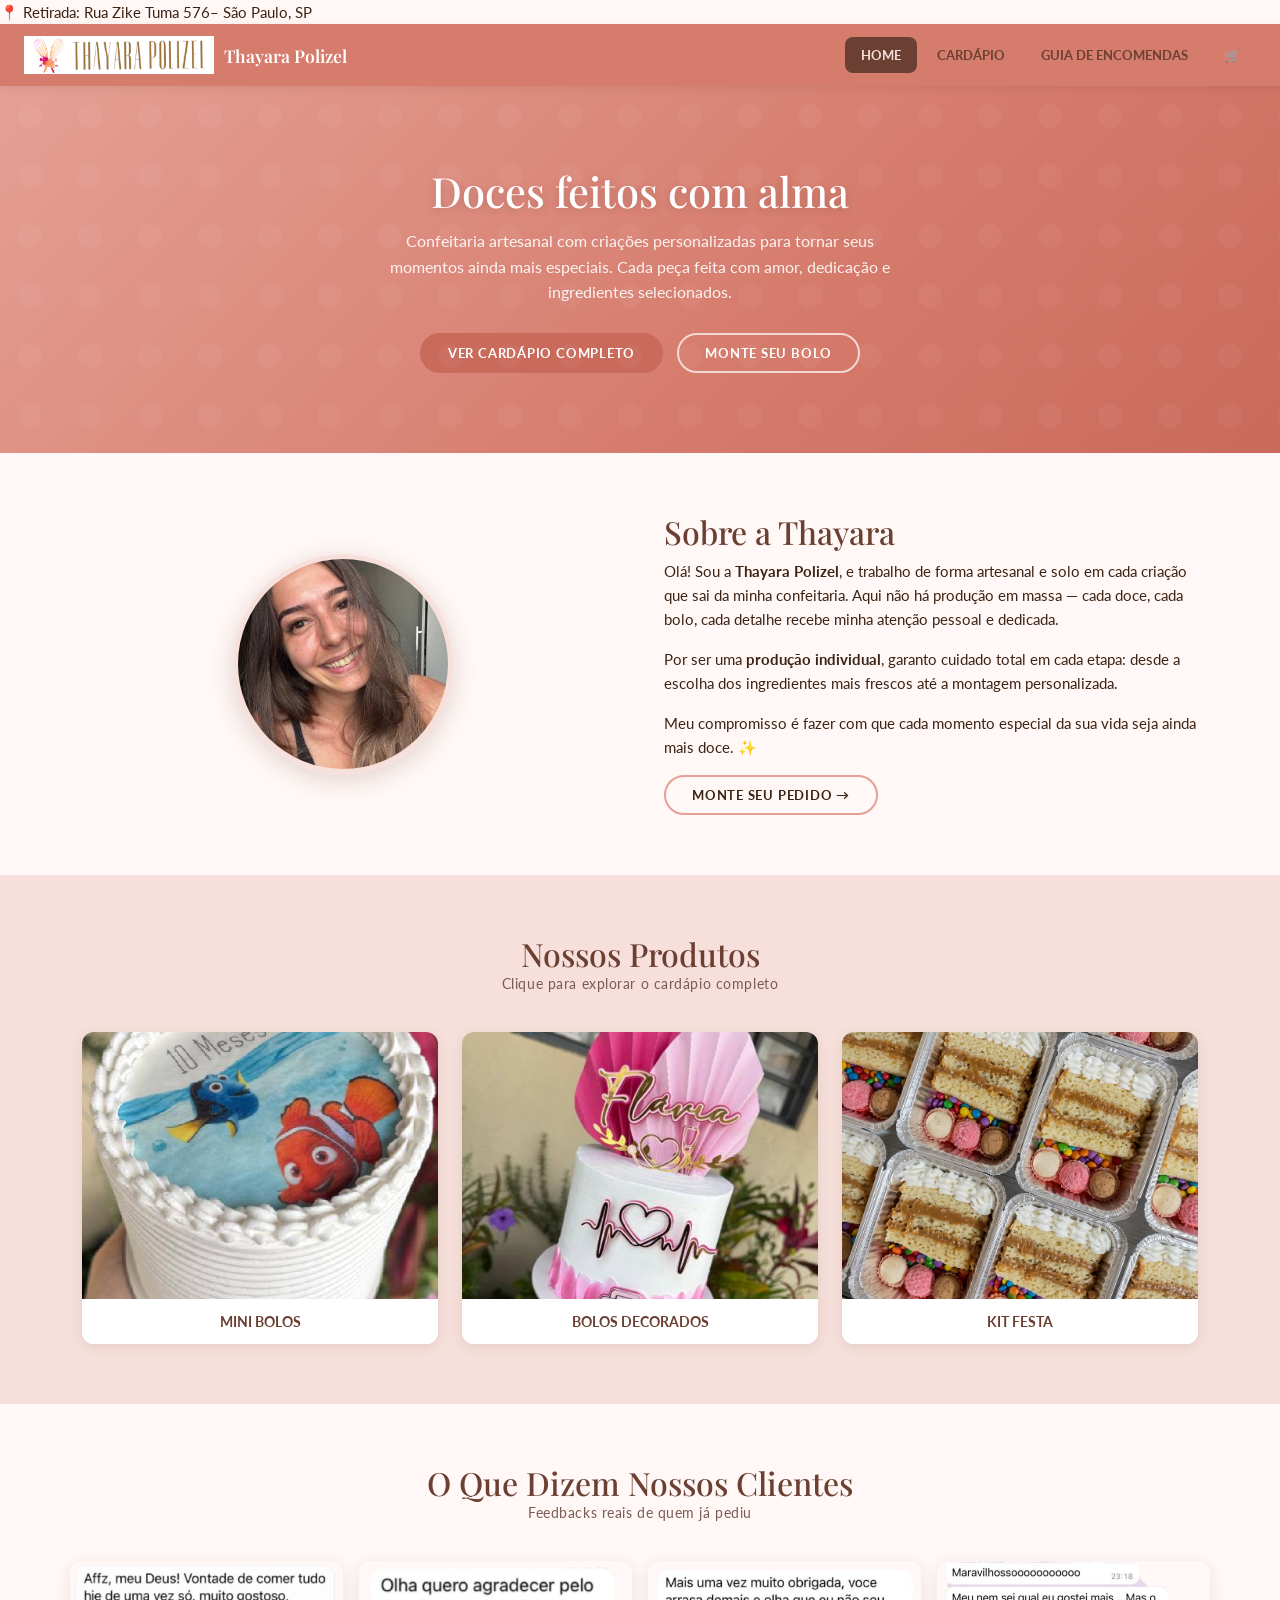
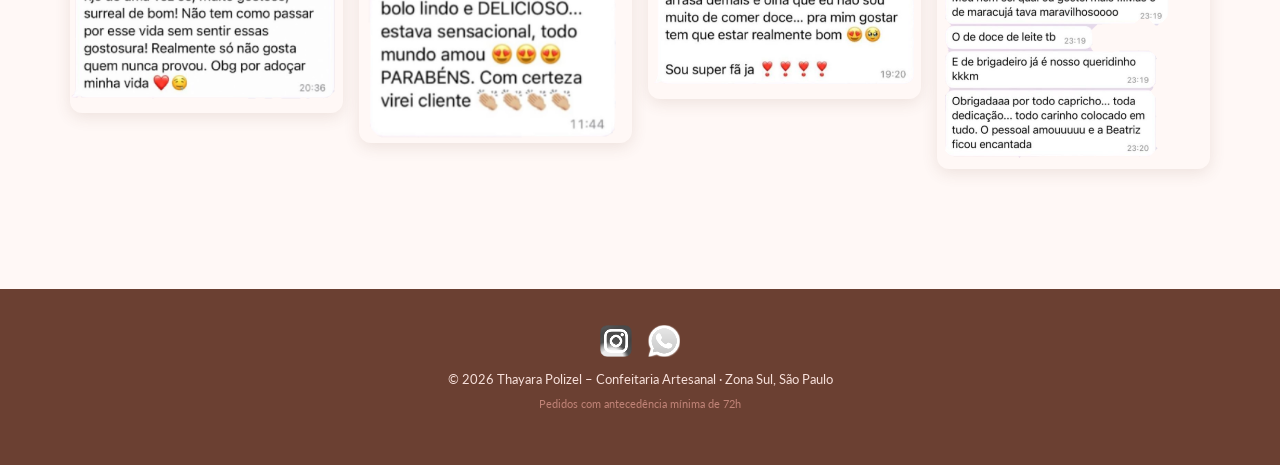
<file: index.html>
<!DOCTYPE html>
<html lang="pt-BR">
<head>
  <meta charset="UTF-8">
  <meta name="viewport" content="width=device-width, initial-scale=1.0">
  <title>Thayara Polizel – Confeitaria Artesanal</title>
  <link href="https://cdn.jsdelivr.net/npm/bootstrap@5.3.3/dist/css/bootstrap.min.css" rel="stylesheet">
  <link rel="stylesheet" href="css/style.css">
  <link href="https://fonts.googleapis.com/css2?family=Playfair+Display:ital,wght@0,400;0,600;1,400&family=Lato:wght@300;400;700&display=swap" rel="stylesheet">
</head>

<body>

  <!-- TOPO -->
  <div class="topo-localizacao">📍 Retirada: Rua Zike Tuma 576– São Paulo, SP</div>

  <!-- NAVBAR Bootstrap Navbar (sem <header>) -->
  <nav class="navbar-thay">
    <a href="index.html" class="brand">
      <img src="fotos/LogoBarra.png" alt="Logo Thayara" onerror="this.style.display='none'">
      Thayara Polizel
    </a>
    <button class="navbar-toggler-thay" onclick="toggleMenu()" aria-label="Menu">☰</button>
    <ul class="nav-links">
      <li><a href="index.html" class="active">Home</a></li>
      <li><a href="html/cardapio.html">Cardápio</a></li>
      <li><a href="html/carrinho.html">Guia de Encomendas</a></li>
      <li>
        <a href="html/carrinho.html" class="carrinho-link" title="Carrinho">
          🛒
          <span class="badge-carrinho" style="display:none;">0</span>
        </a>
      </li>
    </ul>
  </nav>

  <!-- HERO BANNER -->
  <div class="banner-thay">
    <h1>Doces feitos com alma</h1>
    <p>Confeitaria artesanal com criações personalizadas para tornar seus momentos ainda mais especiais. Cada peça feita com amor, dedicação e ingredientes selecionados.</p>
    <div class="botoes">
      <a href="html/cardapio.html" class="btn-thay btn-thay-primary">Ver Cardápio Completo</a>
      <a href="html/guia.html" class="btn-thay btn-thay-outline" style="color:#fff;border-color:rgba(255,255,255,0.7);">Monte Seu Bolo</a>
    </div>
  </div>

  <!-- SOBRE -->
  <div class="container secao">
    <div class="row align-items-center g-5">
      <div class="col-md-6 text-center">
        <img src="fotos/thay foto menor.jpg" alt="Thayara Polizel"
          style="width:220px;height:220px;object-fit:cover;border-radius:50%;box-shadow:0 6px 24px rgba(107,64,50,0.2);border:5px solid var(--rosa-pastel);"
          onerror="this.style.display='none'">
      </div>
      <div class="col-md-6">
        <h2>Sobre a Thayara</h2>
        <p>Olá! Sou a <strong>Thayara Polizel</strong>, e trabalho de forma artesanal e solo em cada criação que sai da minha confeitaria. Aqui não há produção em massa — cada doce, cada bolo, cada detalhe recebe minha atenção pessoal e dedicada.</p>
        <p>Por ser uma <strong>produção individual</strong>, garanto cuidado total em cada etapa: desde a escolha dos ingredientes mais frescos até a montagem personalizada.</p>
        <p>Meu compromisso é fazer com que cada momento especial da sua vida seja ainda mais doce. ✨</p>
        <a href="html/guia.html" class="btn-thay btn-thay-outline">Monte seu pedido →</a>
      </div>
    </div>
  </div>

  <!-- NOSSOS PRODUTOS -->
  <div style="background:var(--rosa-pastel); padding: 60px 0;">
    <div class="container">
      <div class="secao-titulo">
        <h2>Nossos Produtos</h2>
        <p class="subtitulo">Clique para explorar o cardápio completo</p>
      </div>
      <div class="row g-4 justify-content-center">
        <div class="col-6 col-md-4">
          <a href="html/cardapio.html" class="card-categoria">
            <img src="fotos/MiniBolo1.png" alt="Mini Bolos" onerror="this.src='https://placehold.co/400x300/f7e0db/6b4032?text=Mini+Bolos'">
            <div class="cat-label">Mini Bolos</div>
          </a>
        </div>
        <div class="col-6 col-md-4">
          <a href="html/cardapio.html" class="card-categoria">
            <img src="fotos/BoloDecorado1.png" alt="Bolos Decorados" onerror="this.src='https://placehold.co/400x300/f7e0db/6b4032?text=Bolos+Decorados'">
            <div class="cat-label">Bolos Decorados</div>
          </a>
        </div>
        <div class="col-6 col-md-4">
          <a href="html/cardapio.html" class="card-categoria">
            <img src="fotos/Kit1.png" alt="Kit Festa" onerror="this.src='https://placehold.co/400x300/f7e0db/6b4032?text=Kit+Festa'">
            <div class="cat-label">Kit Festa</div>
          </a>
        </div>
      </div>
    </div>
  </div>

  <!-- DEPOIMENTOS -->
  <div class="container secao">
    <div class="secao-titulo">
      <h2>O Que Dizem Nossos Clientes</h2>
      <p class="subtitulo">Feedbacks reais de quem já pediu</p>
    </div>
    <div class="row g-3 justify-content-center">
      <div class="col-6 col-md-3">
        <img src="fotos/feedback2.png" alt="Depoimento" class="feedback-img w-100"
          onerror="this.style.display='none'">
      </div>
      <div class="col-6 col-md-3">
        <img src="fotos/feedback4.png" alt="Depoimento" class="feedback-img w-100"
          onerror="this.style.display='none'">
      </div>
      <div class="col-6 col-md-3">
        <img src="fotos/feedback3.png" alt="Depoimento" class="feedback-img w-100"
          onerror="this.style.display='none'">
      </div>
      <div class="col-6 col-md-3">
        <img src="fotos/feedback1.png" alt="Depoimento" class="feedback-img w-100"
          onerror="this.style.display='none'">
      </div>
    </div>
  </div>

  <!-- REDES SOCIAIS / RODAPÉ (sem <footer>) -->
  <div class="rodape">
    <div class="social-icons">
      <a href="https://instagram.com" target="_blank" title="Instagram">
        <img src="fotos/IconInstagram.png" alt="Instagram" onerror="this.parentElement.textContent='📸'">
      </a>
      <a href="https://wa.me/5511999999999" target="_blank" title="WhatsApp">
        <img src="fotos/IconWhatsapp.png" alt="WhatsApp" onerror="this.parentElement.textContent='💬'">
      </a>
    </div>
    <p style="margin:0; font-size:13px; color:var(--rosa-pastel);">
      &copy; 2026 Thayara Polizel – Confeitaria Artesanal · Zona Sul, São Paulo
    </p>
    <p style="margin-top:6px; font-size:11px; color:var(--rosa-claro); opacity:0.7;">
      Pedidos com antecedência mínima de 72h
    </p>
  </div>

  <script src="https://cdn.jsdelivr.net/npm/bootstrap@5.3.3/dist/js/bootstrap.bundle.min.js"></script>
  <script src="js/carrinho.js"></script>
</body>
</html>
</file>
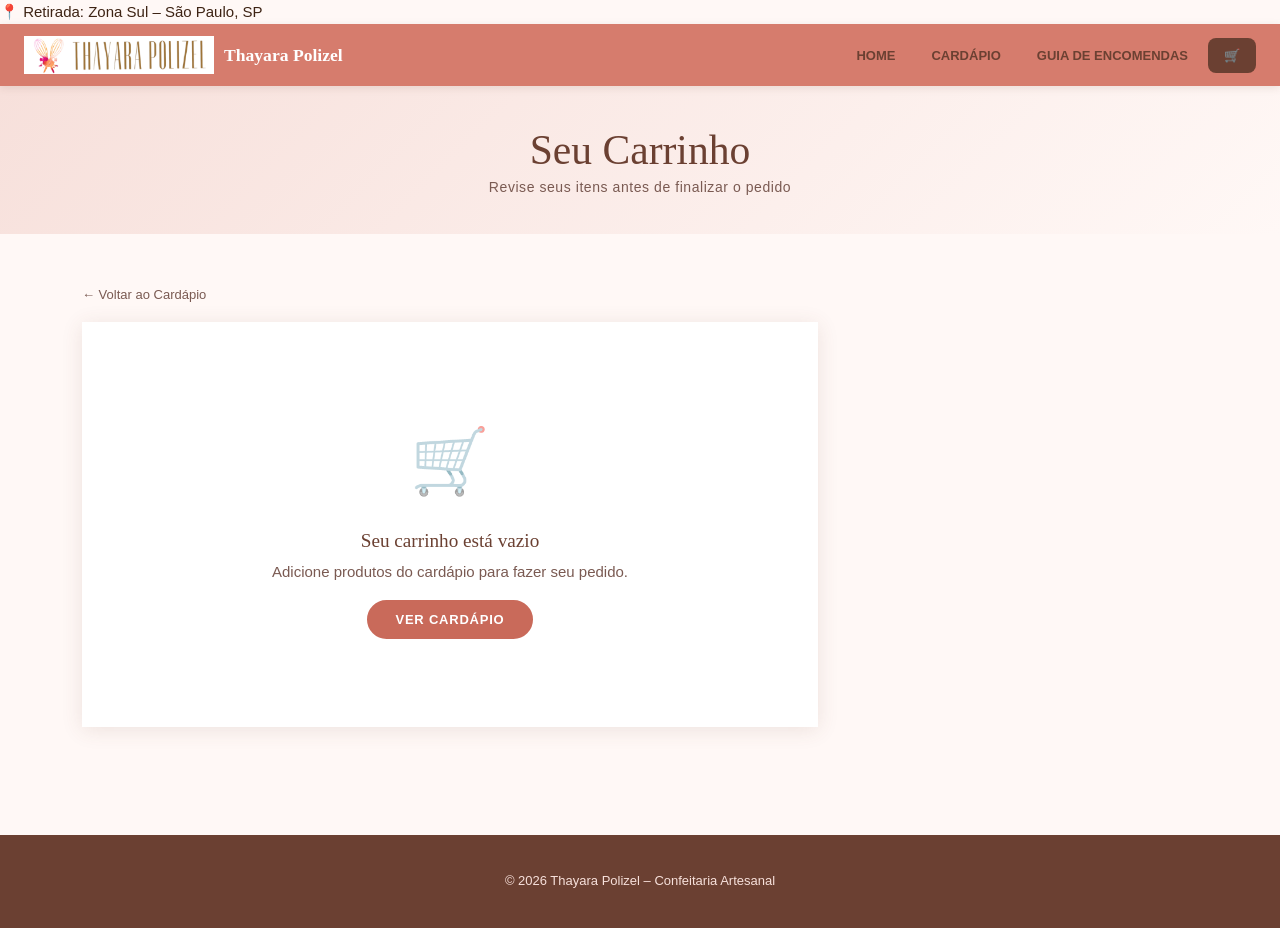
<file: html/carrinho.html>
<!DOCTYPE html>
<html lang="pt-BR">
<head>
  <meta charset="UTF-8">
  <meta name="viewport" content="width=device-width, initial-scale=1.0">
  <title>Carrinho – Thayara Polizel</title>
  <link href="https://cdn.jsdelivr.net/npm/bootstrap@5.3.3/dist/css/bootstrap.min.css" rel="stylesheet">
  <link rel="stylesheet" href="../css/style.css">
</head>

<body>

  <div class="topo-localizacao">📍 Retirada: Zona Sul – São Paulo, SP</div>

  <nav class="navbar-thay">
    <a href="../index.html" class="brand">
      <img src="../fotos/LogoBarra.png" alt="Logo" onerror="this.style.display='none'">
      Thayara Polizel
    </a>
    <button class="navbar-toggler-thay" onclick="toggleMenu()" aria-label="Menu">☰</button>
    <ul class="nav-links">
      <li><a href="../index.html">Home</a></li>
      <li><a href="cardapio.html">Cardápio</a></li>
      <li><a href="guia.html">Guia de Encomendas</a></li>
      <li>
        <a href="carrinho.html" class="carrinho-link active" title="Carrinho">
          🛒
          <span class="badge-carrinho" style="display:none;">0</span>
        </a>
      </li>
    </ul>
  </nav>

  <div style="background:linear-gradient(135deg,var(--rosa-pastel),var(--rosa-fundo));padding:40px 0 20px;text-align:center;">
    <h1>Seu Carrinho</h1>
    <p class="subtitulo">Revise seus itens antes de finalizar o pedido</p>
  </div>

  <div class="container py-5">
    <div class="row g-4">

      <!-- LISTA DE ITENS -->
      <div class="col-lg-8">
        <a href="cardapio.html" style="color:var(--marrom-claro);font-size:13px;text-decoration:none;">← Voltar ao Cardápio</a>
        <div class="painel-carrinho mt-3" id="lista-carrinho">
          <!-- preenchido pelo JS -->
        </div>
      </div>

      <!-- RESUMO -->
      <div class="col-lg-4">
        <div class="resumo-carrinho" id="resumo" style="display:none;">
          <h2 style="font-size:1.1rem;margin-bottom:16px;">Resumo do Pedido</h2>
          <div class="linha">
            <span>Subtotal</span>
            <span id="subtotal">R$ 0,00</span>
          </div>
          <div class="linha">
            <span>Taxa de embalagem</span>
            <span>R$ 0,00</span>
          </div>
          <div class="linha total">
            <span>Total</span>
            <span id="total">R$ 0,00</span>
          </div>

          <div style="margin-top:20px; background:#ffffff; border-radius: 8px; padding:14px; font-size:13px;">
            <strong style="color:#6b4032;">📋 Dados do Pedido</strong>
            <div style="margin-top:10px; display:flex; flex-direction:column; gap:8px;">
              <input type="text" id="campo-nome" placeholder="Seu nome completo"
                style="border:1px solid #e5a095; border-radius: 8px; padding:8px 12px; font-size:13px; width:100%; outline:none; font-family:'Lato',sans-serif;">
              <input type="tel" id="campo-tel" placeholder="WhatsApp (ex: 11 9 9999-9999)"
                style="border:1px solid #e5a095; border-radius:8px; padding:8px 12px; font-size:13px; width:100%; outline:none; font-family:'Lato',sans-serif;">
              <input type="text" id="campo-data" placeholder="Data desejada p/ retirada"
                style="border:1px solid #e5a095; border-radius:8px; padding:8px 12px; font-size:13px; width:100%; outline:none; font-family:'Lato',sans-serif;">
              <textarea id="campo-obs" placeholder="Observações (opcional)"
                style="border:1px solid #e5a095;border-radius:8px; padding:8px 12px; font-size:13px; width:100%; outline:none; font-family:'Lato',sans-serif;resize:vertical;min-height:60px;"></textarea>
            </div>
          </div>

          <button class="btn-thay btn-thay-primary w-100 mt-3" onclick="finalizarPedido()"
            style="border:none;font-family:'Lato',sans-serif;width:100%;display:block;text-align:center;">
            💬 Finalizar via WhatsApp
          </button>

          <button class="btn-thay btn-thay-outline w-100 mt-2" onclick="confirmarLimpar()"
            style="border:1.5px solid #e5a095; font-family:'Lato',sans-serif; width:100%; display:block; text-align:center;font-size:12px;">
            🗑 Limpar carrinho
          </button>
        </div>
      </div>

    </div>
  </div>

  <!-- Rodapé -->
  <div class="rodape">
    <p style="margin:0;font-size:13px;color:#f7e0db;">&copy; 2026 Thayara Polizel – Confeitaria Artesanal</p>
  </div>

  <script src="https://cdn.jsdelivr.net/npm/bootstrap@5.3.3/dist/js/bootstrap.bundle.min.js"></script>
  <script src="../js/carrinho.js"></script>
  <script>
    function fmt(v) { return 'R$ ' + v.toFixed(2).replace('.', ','); }

    function renderizarCarrinho() {
      const itens = carregarCarrinho();
      const lista = document.getElementById('lista-carrinho');
      const resumo = document.getElementById('resumo');

      if (itens.length === 0) {
        lista.innerHTML = `
          <div class="empty-state">
            <div class="icone">🛒</div>
            <h2 style="font-size:1.2rem;">Seu carrinho está vazio</h2>
            <p>Adicione produtos do cardápio para fazer seu pedido.</p>
            <a href="cardapio.html" class="btn-thay btn-thay-primary" style="text-decoration:none;">Ver Cardápio</a>
          </div>`;
        resumo.style.display = 'none';
        return;
      }

      resumo.style.display = 'block';

      lista.innerHTML = itens.map(item => `
        <div class="item-carrinho" id="item-${item.id}">
          <img src="${item.img}" alt="${item.nome}"
            onerror="this.src='https://placehold.co/70x70/f7e0db/6b4032?text=?'">
          <div class="info">
            <div class="nome">${item.nome}</div>
            <div class="preco">${fmt(item.preco)} / unidade</div>
          </div>
          <div class="controle-qtd">
            <button class="btn-qtd" onclick="mudarQtd(${item.id}, -1)">−</button>
            <span class="qtd-display">${item.qtd}</span>
            <button class="btn-qtd" onclick="mudarQtd(${item.id}, +1)">+</button>
          </div>
          <div style="min-width:70px;text-align:right;font-weight:700;color:var(--marrom);font-size:14px;">
            ${fmt(item.preco * item.qtd)}
          </div>
          <button class="btn-remover" onclick="remover(${item.id})" title="Remover">✕</button>
        </div>
      `).join('');

      const total = totalValor();
      document.getElementById('subtotal').textContent = fmt(total);
      document.getElementById('total').textContent = fmt(total);
    }

    function mudarQtd(id, delta) {
      const novaQtd = alterarQtd(id, delta);
      renderizarCarrinho();
    }

    function remover(id) {
      removerItem(id);
      renderizarCarrinho();
    }

    function confirmarLimpar() {
      if (confirm('Deseja remover todos os itens do carrinho?')) {
        limparCarrinho();
        renderizarCarrinho();
      }
    }

    function finalizarPedido() {
      const itens = carregarCarrinho();
      if (itens.length === 0) { alert('Seu carrinho está vazio!'); return; }

      const nome  = document.getElementById('campo-nome').value.trim();
      const tel   = document.getElementById('campo-tel').value.trim();
      const data  = document.getElementById('campo-data').value.trim();
      const obs   = document.getElementById('campo-obs').value.trim();

      if (!nome || !tel) {
        alert('Por favor, preencha seu nome e WhatsApp para finalizar.');
        return;
      }

      let msg = `*Olá, Thayara!* Quero fazer um pedido 🎉\n\n`;
      msg += `*Nome:* ${nome}\n`;
      if (data) msg += `*Retirada:* ${data}\n`;
      msg += `\n*Itens do Pedido:*\n`;
      itens.forEach(i => {
        msg += `• ${i.nome} x${i.qtd} — ${fmt(i.preco * i.qtd)}\n`;
      });
      msg += `\n*Total: ${fmt(totalValor())}*`;
      if (obs) msg += `\n\n*Obs:* ${obs}`;

      // Número de WhatsApp fictício — substituir pelo real
      const numero = '5511999999999';
      const url = `https://wa.me/${numero}?text=${encodeURIComponent(msg)}`;
      window.open(url, '_blank');
    }

    renderizarCarrinho();
  </script>
</body>
</html>
</file>
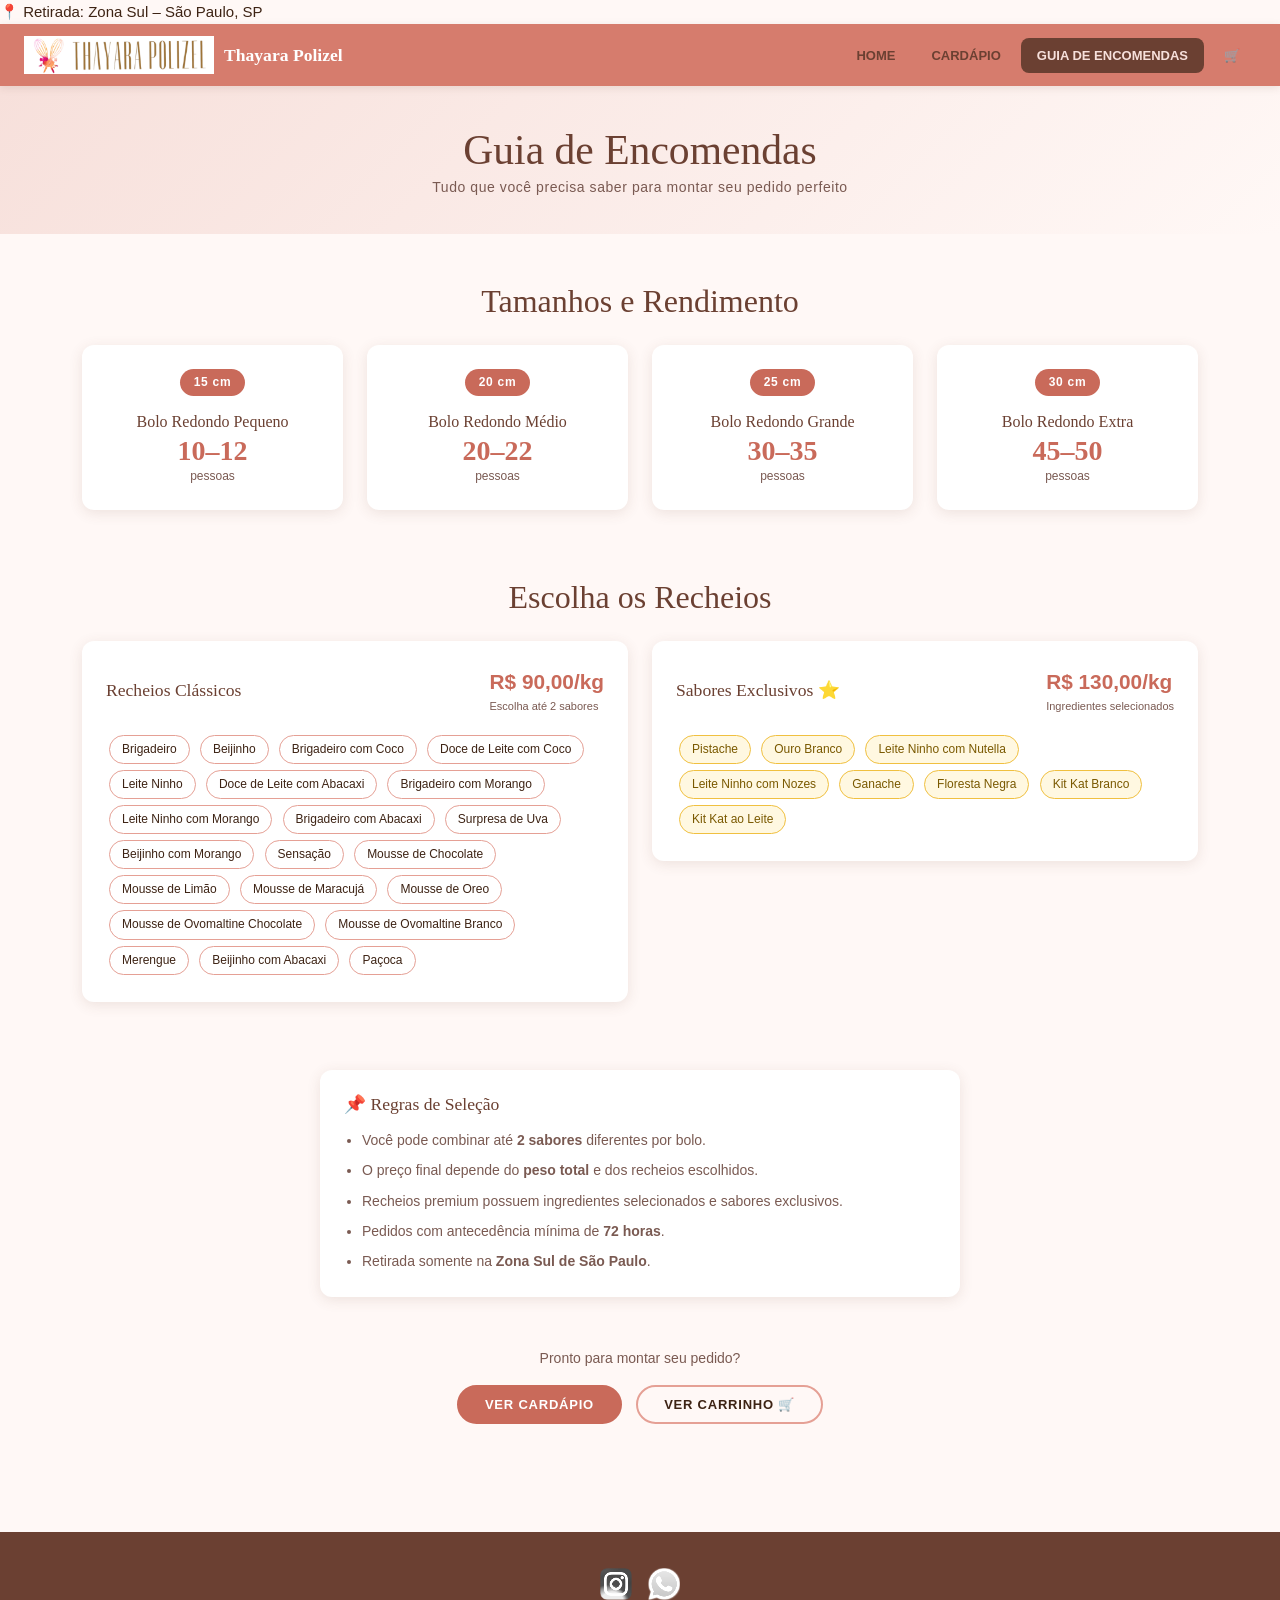
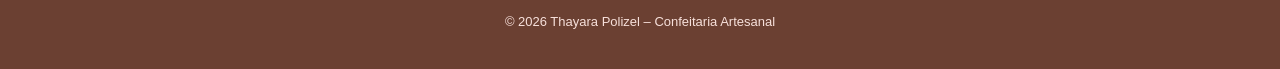
<file: html/guia.html>
<!DOCTYPE html>
<html lang="pt-BR">
<head>
  <meta charset="UTF-8">
  <meta name="viewport" content="width=device-width, initial-scale=1.0">
  <title>Guia de Encomendas – Thayara Polizel</title>
  <link href="https://cdn.jsdelivr.net/npm/bootstrap@5.3.3/dist/css/bootstrap.min.css" rel="stylesheet">
  <link rel="stylesheet" href="../css/style.css">
</head>

<body>

  <div class="topo-localizacao">📍 Retirada: Zona Sul – São Paulo, SP</div>

  <nav class="navbar-thay">
    <a href="../index.html" class="brand">
      <img src="../fotos/LogoBarra.png" alt="Logo" onerror="this.style.display='none'">
      Thayara Polizel
    </a>
    <button class="navbar-toggler-thay" onclick="toggleMenu()" aria-label="Menu">☰</button>
    <ul class="nav-links">
      <li><a href="../index.html">Home</a></li>
      <li><a href="cardapio.html">Cardápio</a></li>
      <li><a href="guia.html" class="active">Guia de Encomendas</a></li>
      <li>
        <a href="carrinho.html" class="carrinho-link" title="Carrinho">
          🛒
          <span class="badge-carrinho" style="display:none;">0</span>
        </a>
      </li>
    </ul>
  </nav>

  <div style="background:linear-gradient(135deg,#f7e0db ,#fff8f6);padding:40px 0 20px;text-align:center;">
    <h1>Guia de Encomendas</h1>
    <p class="subtitulo">Tudo que você precisa saber para montar seu pedido perfeito</p>
  </div>

  <div class="container py-5">

    <!-- TAMANHOS E RENDIMENTO -->
    <h2 class="text-center mb-4">Tamanhos e Rendimento</h2>
    <div class="row g-4 mb-5 justify-content-center">

      <div class="col-6 col-md-3">
        <div class="guia-card text-center">
          <span class="tamanho-badge">15 cm</span>
          <h3 style="font-size:1rem;margin:8px 0 4px;">Bolo Redondo Pequeno</h3>
          <div class="rendimento">10–12</div>
          <p style="font-size:12px;color: #7a5a52 ;margin:0;">pessoas</p>
        </div>
      </div>

      <div class="col-6 col-md-3">
        <div class="guia-card text-center">
          <span class="tamanho-badge">20 cm</span>
          <h3 style="font-size:1rem;margin:8px 0 4px;">Bolo Redondo Médio</h3>
          <div class="rendimento">20–22</div>
          <p style="font-size:12px;color: #7a5a52;margin:0;">pessoas</p>
        </div>
      </div>

      <div class="col-6 col-md-3">
        <div class="guia-card text-center">
          <span class="tamanho-badge">25 cm</span>
          <h3 style="font-size:1rem;margin:8px 0 4px;">Bolo Redondo Grande</h3>
          <div class="rendimento">30–35</div>
          <p style="font-size:12px;color: #7a5a52;margin:0;">pessoas</p>
        </div>
      </div>

      <div class="col-6 col-md-3">
        <div class="guia-card text-center">
          <span class="tamanho-badge">30 cm</span>
          <h3 style="font-size:1rem;margin:8px 0 4px;">Bolo Redondo Extra</h3>
          <div class="rendimento">45–50</div>
          <p style="font-size:12px;color: #7a5a52 ;margin:0;">pessoas</p>
        </div>
      </div>

    </div>

    <!-- RECHEIOS -->
    <h2 class="text-center mb-4">Escolha os Recheios</h2>
    <div class="row g-4 mb-5">

      <!-- Clássicos -->
      <div class="col-md-6">
        <div class="guia-card">
          <div style="display:flex;justify-content:space-between;align-items:center;margin-bottom:16px;flex-wrap:wrap;gap:8px;">
            <h3 style="font-size:1.1rem;margin:0;">Recheios Clássicos</h3>
            <div>
              <span style="font-size:1.3rem;font-weight:700;color:var(--rosa-escuro);">R$ 90,00/kg</span>
              <p style="font-size:11px;color: #7a5a52 ;margin:0;">Escolha até 2 sabores</p>
            </div>
          </div>
          <div>
            <span class="tag-recheio">Brigadeiro</span>
            <span class="tag-recheio">Beijinho</span>
            <span class="tag-recheio">Brigadeiro com Coco</span>
            <span class="tag-recheio">Doce de Leite com Coco</span>
            <span class="tag-recheio">Leite Ninho</span>
            <span class="tag-recheio">Doce de Leite com Abacaxi</span>
            <span class="tag-recheio">Brigadeiro com Morango</span>
            <span class="tag-recheio">Leite Ninho com Morango</span>
            <span class="tag-recheio">Brigadeiro com Abacaxi</span>
            <span class="tag-recheio">Surpresa de Uva</span>
            <span class="tag-recheio">Beijinho com Morango</span>
            <span class="tag-recheio">Sensação</span>
            <span class="tag-recheio">Mousse de Chocolate</span>
            <span class="tag-recheio">Mousse de Limão</span>
            <span class="tag-recheio">Mousse de Maracujá</span>
            <span class="tag-recheio">Mousse de Oreo</span>
            <span class="tag-recheio">Mousse de Ovomaltine Chocolate</span>
            <span class="tag-recheio">Mousse de Ovomaltine Branco</span>
            <span class="tag-recheio">Merengue</span>
            <span class="tag-recheio">Beijinho com Abacaxi</span>
            <span class="tag-recheio">Paçoca</span>
          </div>
        </div>
      </div>

      <!-- Premium -->
      <div class="col-md-6">
        <div class="guia-card">
          <div style="display:flex;justify-content:space-between;align-items:center;margin-bottom:16px;flex-wrap:wrap;gap:8px;">
            <h3 style="font-size:1.1rem;margin:0;">Sabores Exclusivos ⭐</h3>
            <div>
              <span style="font-size:1.3rem;font-weight:700;color:#c96a5a;">R$ 130,00/kg</span>
              <p style="font-size:11px;color:#7a5a52;margin:0;">Ingredientes selecionados</p>
            </div>
          </div>
          <div>
            <span class="tag-recheio premium">Pistache</span>
            <span class="tag-recheio premium">Ouro Branco</span>
            <span class="tag-recheio premium">Leite Ninho com Nutella</span>
            <span class="tag-recheio premium">Leite Ninho com Nozes</span>
            <span class="tag-recheio premium">Ganache</span>
            <span class="tag-recheio premium">Floresta Negra</span>
            <span class="tag-recheio premium">Kit Kat Branco</span>
            <span class="tag-recheio premium">Kit Kat ao Leite</span>
          </div>
        </div>
      </div>

    </div>

    <!-- REGRAS -->
    <div class="guia-card" style="max-width:640px;margin:0 auto 50px;">
      <h2 style="font-size:1.1rem;margin-bottom:14px;">📌 Regras de Seleção</h2>
      <ul style="font-size:14px;color:#7a5a52;padding-left:18px;margin:0;">
        <li style="margin-bottom:8px;">Você pode combinar até <strong>2 sabores</strong> diferentes por bolo.</li>
        <li style="margin-bottom:8px;">O preço final depende do <strong>peso total</strong> e dos recheios escolhidos.</li>
        <li style="margin-bottom:8px;">Recheios premium possuem ingredientes selecionados e sabores exclusivos.</li>
        <li style="margin-bottom:8px;">Pedidos com antecedência mínima de <strong>72 horas</strong>.</li>
        <li>Retirada somente na <strong>Zona Sul de São Paulo</strong>.</li>
      </ul>
    </div>

    <!-- CTA -->
    <div class="text-center">
      <p style="color:#7a5a52;font-size:14px;margin-bottom:16px;">Pronto para montar seu pedido?</p>
      <a href="cardapio.html" class="btn-thay btn-thay-primary" style="text-decoration:none;margin-right:10px;">Ver Cardápio</a>
      <a href="carrinho.html" class="btn-thay btn-thay-outline" style="text-decoration:none;">Ver Carrinho 🛒</a>
    </div>

  </div>

  <!-- Rodapé -->
  <div class="rodape">
    <div class="social-icons">
      <a href="https://instagram.com" target="_blank"><img src="../fotos/IconInstagram.png" alt="Instagram" onerror="this.parentElement.textContent='📸'"></a>
      <a href="https://wa.me/5511999999999" target="_blank"><img src="../fotos/IconWhatsapp.png" alt="WhatsApp" onerror="this.parentElement.textContent='💬'"></a>
    </div>
    <p style="margin:0;font-size:13px;color:#f7e0db;">&copy; 2026 Thayara Polizel – Confeitaria Artesanal</p>
  </div>

  <script src="https://cdn.jsdelivr.net/npm/bootstrap@5.3.3/dist/js/bootstrap.bundle.min.js"></script>
  <script src="../js/carrinho.js"></script>
</body>
</html>
</file>
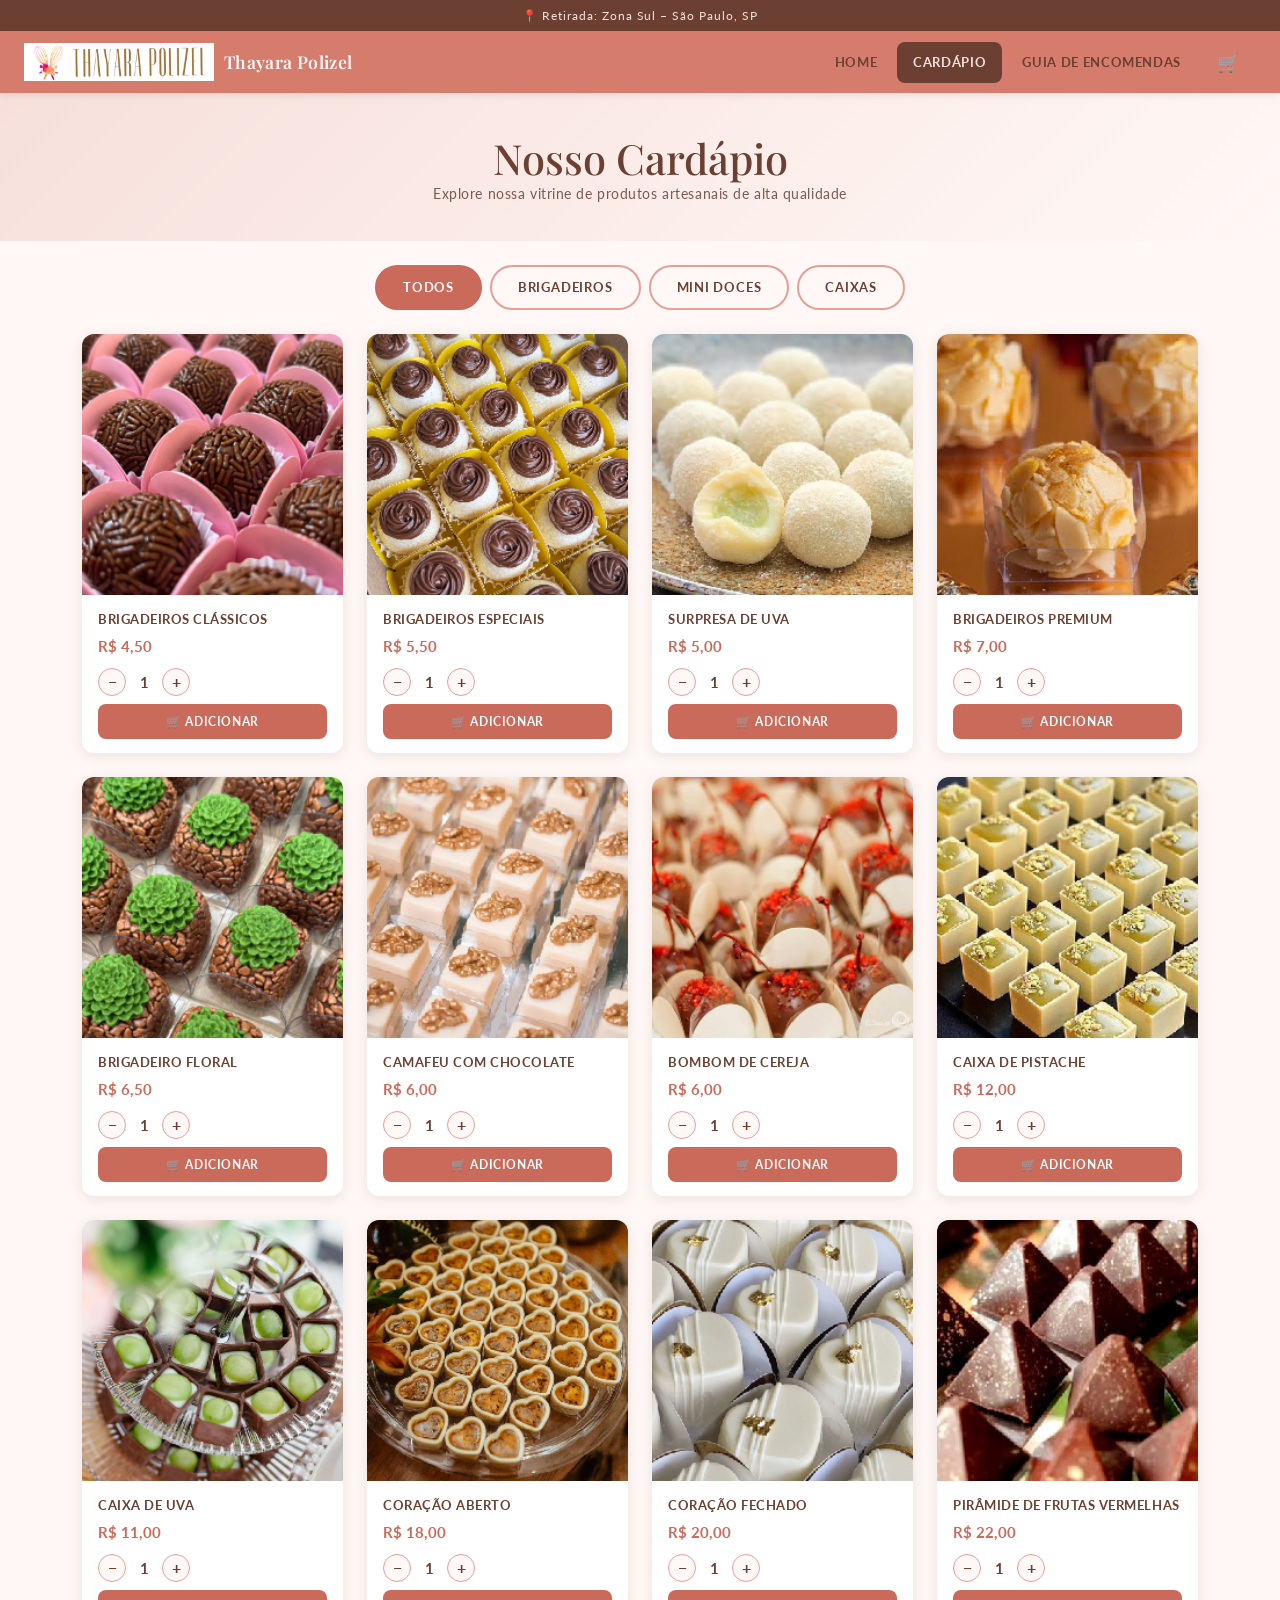
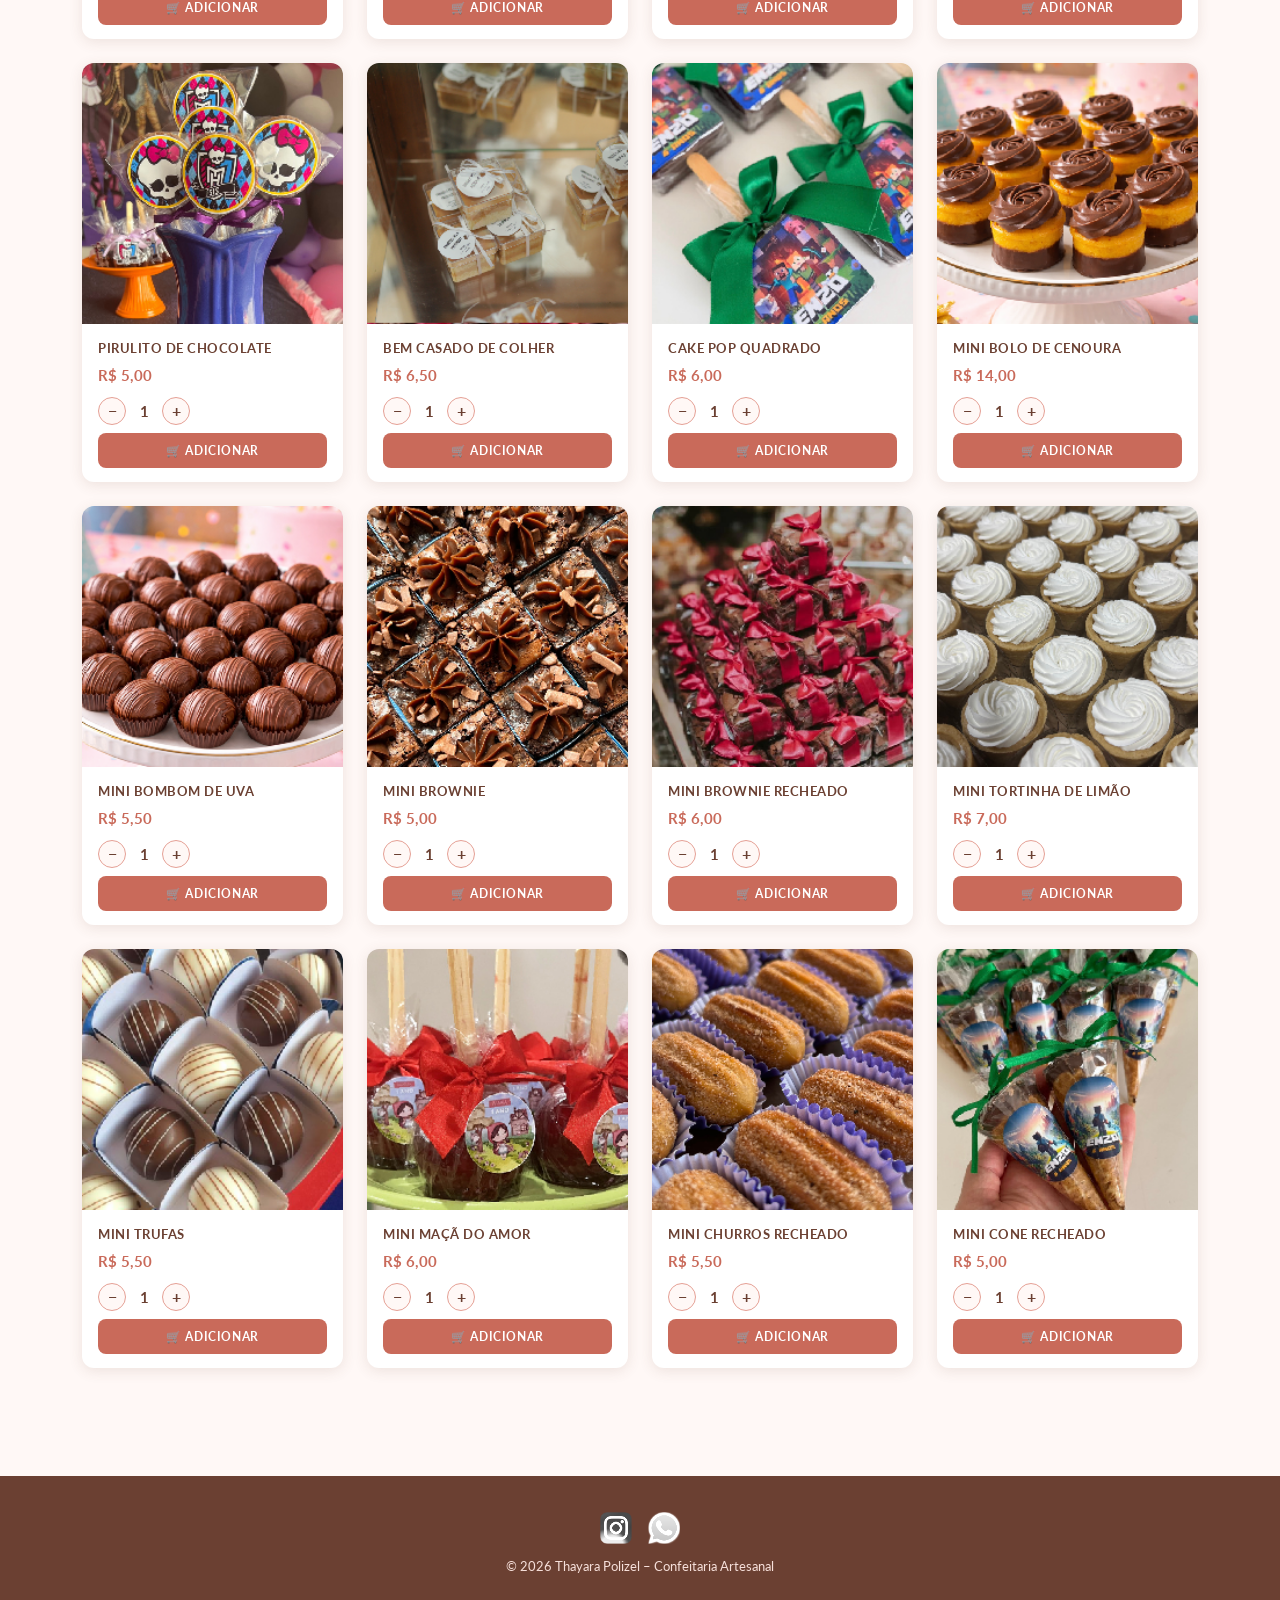
<file: A2 - DW1 e DDI/A2 - DW1 e DDI/cardapio.html>
<!DOCTYPE html>
<html lang="pt-BR">
<head>
  <meta charset="UTF-8">
  <meta name="viewport" content="width=device-width, initial-scale=1.0">
  <title>Cardápio – Thayara Polizel</title>
  <link href="https://cdn.jsdelivr.net/npm/bootstrap@5.3.3/dist/css/bootstrap.min.css" rel="stylesheet">
  <link rel="stylesheet" href="style.css">
</head>

<body>

  <div class="topo-localizacao">📍 Retirada: Zona Sul – São Paulo, SP</div>

  <nav class="navbar-thay">
    <a href="index.html" class="brand">
      <img src="fotos/LogoBarra.png" alt="Logo" onerror="this.style.display='none'">
      Thayara Polizel
    </a>
    <button class="navbar-toggler-thay" onclick="toggleMenu()" aria-label="Menu">☰</button>
    <ul class="nav-links">
      <li><a href="index.html">Home</a></li>
      <li><a href="cardapio.html" class="active">Cardápio</a></li>
      <li><a href="guia.html">Guia de Encomendas</a></li>
      <li>
        <a href="carrinho.html" class="carrinho-link" title="Carrinho">
          🛒
          <span class="badge-carrinho" style="display:none;">0</span>
        </a>
      </li>
    </ul>
  </nav>

  <!-- Cabeçalho da página -->
  <div style="background:linear-gradient(135deg,var(--rosa-pastel),var(--rosa-fundo)); padding:40px 0 20px; text-align:center;">
    <h1>Nosso Cardápio</h1>
    <p class="subtitulo">Explore nossa vitrine de produtos artesanais de alta qualidade</p>
  </div>

  <!-- Filtro de categorias -->
  <div class="container my-4 text-center">
    <div class="d-flex gap-2 justify-content-center flex-wrap" id="filtros">
      <button class="btn-thay btn-thay-primary ativo-filtro" data-cat="todos">Todos</button>
      <button class="btn-thay btn-thay-outline" data-cat="brigadeiro">Brigadeiros</button>
      <button class="btn-thay btn-thay-outline" data-cat="mini">Mini Doces</button>
      <button class="btn-thay btn-thay-outline" data-cat="caixa">Caixas</button>
    </div>
  </div>

  <!-- GRID DE PRODUTOS -->
  <div class="container pb-5">
    <div class="row g-4" id="grid-produtos">

      <!-- Os cards são gerados pelo JS abaixo para evitar repetição -->

    </div>
  </div>

  <!-- Rodapé -->
  <div class="rodape">
    <div class="social-icons">
      <a href="https://instagram.com" target="_blank"><img src="fotos/IconInstagram.png" alt="Instagram" onerror="this.parentElement.textContent='📸'"></a>
      <a href="https://wa.me/5511999999999" target="_blank"><img src="fotos/IconWhatsapp.png" alt="WhatsApp" onerror="this.parentElement.textContent='💬'"></a>
    </div>
    <p style="margin:0;font-size:13px;color:var(--rosa-pastel);">&copy; 2026 Thayara Polizel – Confeitaria Artesanal</p>
  </div>

  <script src="https://cdn.jsdelivr.net/npm/bootstrap@5.3.3/dist/js/bootstrap.bundle.min.js"></script>
  <script src="carrinho.js"></script>
  <script>
    // ── CATÁLOGO DE PRODUTOS ──────────────────────────────────────
    const produtos = [
      { id: 1,  nome: 'Brigadeiros Clássicos',          preco: 4.50,  img: 'fotos/img/1.png',  cat: 'brigadeiro' },
      { id: 2,  nome: 'Brigadeiros Especiais',           preco: 5.50,  img: 'fotos/img/2.png',  cat: 'brigadeiro' },
      { id: 3,  nome: 'Surpresa de Uva',                 preco: 5.00,  img: 'fotos/img/3.png',  cat: 'brigadeiro' },
      { id: 4,  nome: 'Brigadeiros Premium',             preco: 7.00,  img: 'fotos/img/4.png',  cat: 'brigadeiro' },
      { id: 5,  nome: 'Brigadeiro Floral',               preco: 6.50,  img: 'fotos/img/5.png',  cat: 'brigadeiro' },
      { id: 6,  nome: 'Camafeu com Chocolate',           preco: 6.00,  img: 'fotos/img/6.png',  cat: 'brigadeiro' },
      { id: 7,  nome: 'Bombom de Cereja',                preco: 6.00,  img: 'fotos/img/7.png',  cat: 'caixa'      },
      { id: 8,  nome: 'Caixa de Pistache',               preco: 12.00, img: 'fotos/img/8.png',  cat: 'caixa'      },
      { id: 9,  nome: 'Caixa de Uva',                    preco: 11.00, img: 'fotos/img/9.png',  cat: 'caixa'      },
      { id: 10, nome: 'Coração Aberto',                  preco: 18.00, img: 'fotos/img/10.png', cat: 'caixa'      },
      { id: 11, nome: 'Coração Fechado',                 preco: 20.00, img: 'fotos/img/11.png', cat: 'caixa'      },
      { id: 12, nome: 'Pirâmide de Frutas Vermelhas',    preco: 22.00, img: 'fotos/img/12.png', cat: 'caixa'      },
      { id: 13, nome: 'Pirulito de Chocolate',           preco: 5.00,  img: 'fotos/img/13.png', cat: 'mini'       },
      { id: 14, nome: 'Bem Casado de Colher',            preco: 6.50,  img: 'fotos/img/14.png', cat: 'mini'       },
      { id: 15, nome: 'Cake Pop Quadrado',               preco: 6.00,  img: 'fotos/img/15.png', cat: 'mini'       },
      { id: 16, nome: 'Mini Bolo de Cenoura',            preco: 14.00, img: 'fotos/img/16.png', cat: 'mini'       },
      { id: 17, nome: 'Mini Bombom de Uva',              preco: 5.50,  img: 'fotos/img/17.png', cat: 'mini'       },
      { id: 18, nome: 'Mini Brownie',                    preco: 5.00,  img: 'fotos/img/18.png', cat: 'mini'       },
      { id: 19, nome: 'Mini Brownie Recheado',           preco: 6.00,  img: 'fotos/img/19.png', cat: 'mini'       },
      { id: 20, nome: 'Mini Tortinha de Limão',          preco: 7.00,  img: 'fotos/img/20.png', cat: 'mini'       },
      { id: 21, nome: 'Mini Trufas',                     preco: 5.50,  img: 'fotos/img/21.png', cat: 'mini'       },
      { id: 22, nome: 'Mini Maçã do Amor',               preco: 6.00,  img: 'fotos/img/22.png', cat: 'mini'       },
      { id: 23, nome: 'Mini Churros Recheado',           preco: 5.50,  img: 'fotos/img/23.png', cat: 'mini'       },
      { id: 24, nome: 'Mini Cone Recheado',              preco: 5.00,  img: 'fotos/img/24.png', cat: 'mini'       },
    ];

    // ── RENDERIZAR CARDS ──────────────────────────────────────────
    function renderizarCards(filtro = 'todos') {
      const grid = document.getElementById('grid-produtos');
      const lista = filtro === 'todos' ? produtos : produtos.filter(p => p.cat === filtro);

      grid.innerHTML = lista.map(p => `
        <div class="col-6 col-md-4 col-lg-3">
          <div class="card-produto">
            <div class="card-img-wrap">
              <img src="${p.img}" alt="${p.nome}" loading="lazy"
                onerror="this.src='https://placehold.co/300x300/f7e0db/6b4032?text=${encodeURIComponent(p.nome)}'">
            </div>
            <div class="card-body">
              <div class="card-title">${p.nome}</div>
              <div class="card-preco">R$ ${p.preco.toFixed(2).replace('.', ',')}</div>
              <div class="controle-qtd">
                <button class="btn-qtd" onclick="decrementar(${p.id})">−</button>
                <span class="qtd-display" id="qtd-${p.id}">1</span>
                <button class="btn-qtd" onclick="incrementar(${p.id})">+</button>
              </div>
              <button class="btn-add" id="btn-${p.id}" onclick="adicionarAoCarrinho(${p.id})">
                🛒 Adicionar
              </button>
            </div>
          </div>
        </div>
      `).join('');
    }

    // ── CONTROLE DE QUANTIDADE LOCAL (antes de adicionar) ────────
    const qtdsLocais = {};

    function incrementar(id) {
      qtdsLocais[id] = (qtdsLocais[id] || 1) + 1;
      document.getElementById('qtd-' + id).textContent = qtdsLocais[id];
    }

    function decrementar(id) {
      qtdsLocais[id] = Math.max(1, (qtdsLocais[id] || 1) - 1);
      document.getElementById('qtd-' + id).textContent = qtdsLocais[id];
    }

    function adicionarAoCarrinho(id) {
      const p = produtos.find(x => x.id === id);
      const qtd = qtdsLocais[id] || 1;
      adicionarItem({ ...p, qtd });

      // Feedback visual no botão
      const btn = document.getElementById('btn-' + id);
      const original = btn.textContent;
      btn.textContent = '✔ Adicionado!';
      btn.classList.add('adicionado');
      setTimeout(() => {
        btn.textContent = original;
        btn.classList.remove('adicionado');
        qtdsLocais[id] = 1;
        document.getElementById('qtd-' + id).textContent = 1;
      }, 1800);
    }

    // ── FILTROS ───────────────────────────────────────────────────
    document.getElementById('filtros').addEventListener('click', e => {
      const btn = e.target.closest('[data-cat]');
      if (!btn) return;
      document.querySelectorAll('#filtros [data-cat]').forEach(b => {
        b.classList.remove('btn-thay-primary', 'ativo-filtro');
        b.classList.add('btn-thay-outline');
      });
      btn.classList.add('btn-thay-primary', 'ativo-filtro');
      btn.classList.remove('btn-thay-outline');
      renderizarCards(btn.dataset.cat);
    });

    renderizarCards();
  </script>
</body>
</html>
</file>
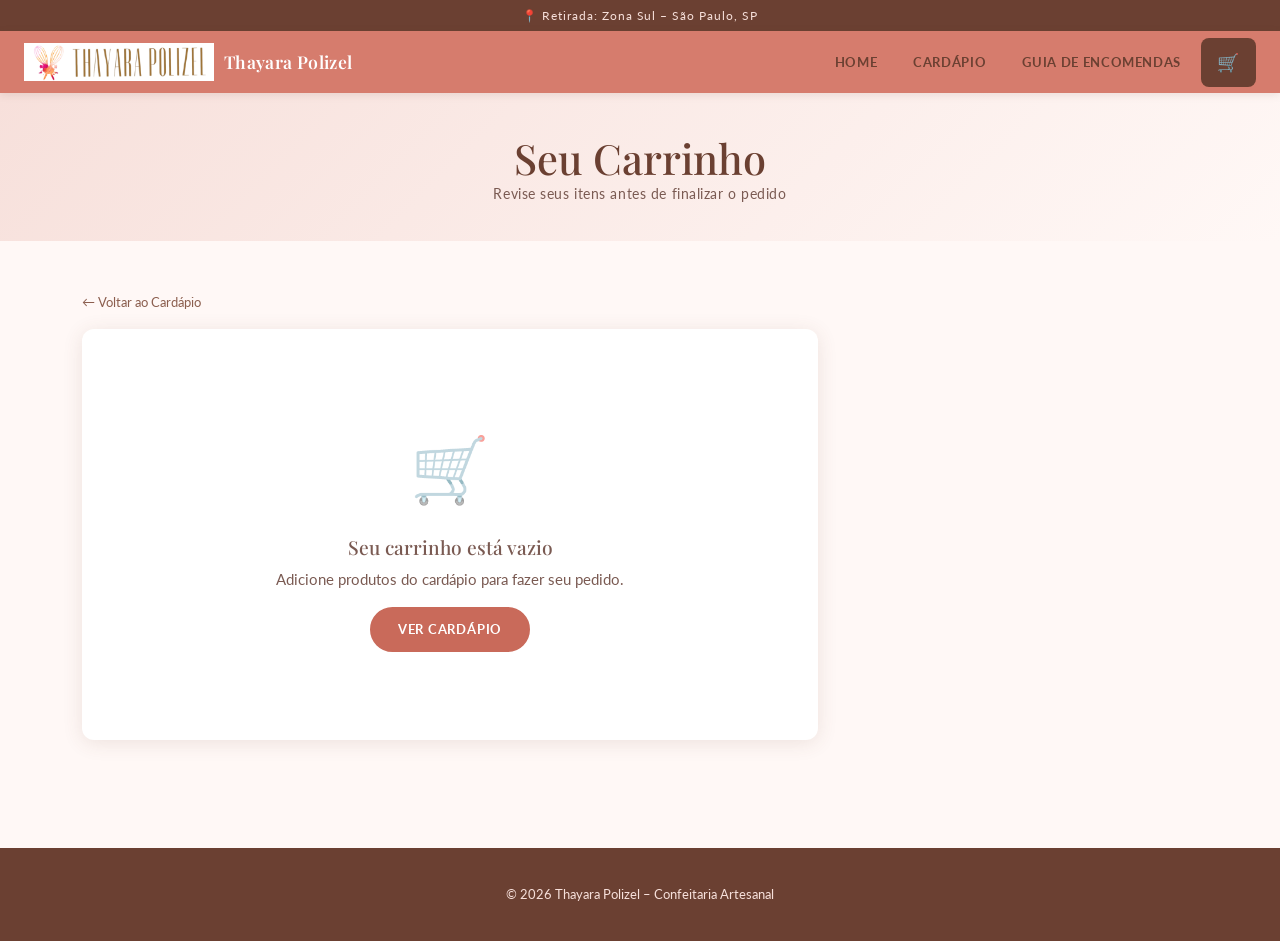
<file: A2 - DW1 e DDI/A2 - DW1 e DDI/carrinho.html>
<!DOCTYPE html>
<html lang="pt-BR">
<head>
  <meta charset="UTF-8">
  <meta name="viewport" content="width=device-width, initial-scale=1.0">
  <title>Carrinho – Thayara Polizel</title>
  <link href="https://cdn.jsdelivr.net/npm/bootstrap@5.3.3/dist/css/bootstrap.min.css" rel="stylesheet">
  <link rel="stylesheet" href="style.css">
</head>

<body>

  <div class="topo-localizacao">📍 Retirada: Zona Sul – São Paulo, SP</div>

  <nav class="navbar-thay">
    <a href="index.html" class="brand">
      <img src="fotos/LogoBarra.png" alt="Logo" onerror="this.style.display='none'">
      Thayara Polizel
    </a>
    <button class="navbar-toggler-thay" onclick="toggleMenu()" aria-label="Menu">☰</button>
    <ul class="nav-links">
      <li><a href="index.html">Home</a></li>
      <li><a href="cardapio.html">Cardápio</a></li>
      <li><a href="guia.html">Guia de Encomendas</a></li>
      <li>
        <a href="carrinho.html" class="carrinho-link active" title="Carrinho">
          🛒
          <span class="badge-carrinho" style="display:none;">0</span>
        </a>
      </li>
    </ul>
  </nav>

  <div style="background:linear-gradient(135deg,var(--rosa-pastel),var(--rosa-fundo));padding:40px 0 20px;text-align:center;">
    <h1>Seu Carrinho</h1>
    <p class="subtitulo">Revise seus itens antes de finalizar o pedido</p>
  </div>

  <div class="container py-5">
    <div class="row g-4">

      <!-- LISTA DE ITENS -->
      <div class="col-lg-8">
        <a href="cardapio.html" style="color:var(--marrom-claro);font-size:13px;text-decoration:none;">← Voltar ao Cardápio</a>
        <div class="painel-carrinho mt-3" id="lista-carrinho">
          <!-- preenchido pelo JS -->
        </div>
      </div>

      <!-- RESUMO -->
      <div class="col-lg-4">
        <div class="resumo-carrinho" id="resumo" style="display:none;">
          <h2 style="font-size:1.1rem;margin-bottom:16px;">Resumo do Pedido</h2>
          <div class="linha">
            <span>Subtotal</span>
            <span id="subtotal">R$ 0,00</span>
          </div>
          <div class="linha">
            <span>Taxa de embalagem</span>
            <span>R$ 0,00</span>
          </div>
          <div class="linha total">
            <span>Total</span>
            <span id="total">R$ 0,00</span>
          </div>

          <div style="margin-top:20px;background:var(--branco);border-radius:var(--radius-sm);padding:14px;font-size:13px;">
            <strong style="color:var(--marrom);">📋 Dados do Pedido</strong>
            <div style="margin-top:10px;display:flex;flex-direction:column;gap:8px;">
              <input type="text" id="campo-nome" placeholder="Seu nome completo"
                style="border:1px solid var(--rosa-claro);border-radius:var(--radius-sm);padding:8px 12px;font-size:13px;width:100%;outline:none;font-family:'Lato',sans-serif;">
              <input type="tel" id="campo-tel" placeholder="WhatsApp (ex: 11 9 9999-9999)"
                style="border:1px solid var(--rosa-claro);border-radius:var(--radius-sm);padding:8px 12px;font-size:13px;width:100%;outline:none;font-family:'Lato',sans-serif;">
              <input type="text" id="campo-data" placeholder="Data desejada p/ retirada"
                style="border:1px solid var(--rosa-claro);border-radius:var(--radius-sm);padding:8px 12px;font-size:13px;width:100%;outline:none;font-family:'Lato',sans-serif;">
              <textarea id="campo-obs" placeholder="Observações (opcional)"
                style="border:1px solid var(--rosa-claro);border-radius:var(--radius-sm);padding:8px 12px;font-size:13px;width:100%;outline:none;font-family:'Lato',sans-serif;resize:vertical;min-height:60px;"></textarea>
            </div>
          </div>

          <button class="btn-thay btn-thay-primary w-100 mt-3" onclick="finalizarPedido()"
            style="border:none;font-family:'Lato',sans-serif;width:100%;display:block;text-align:center;">
            💬 Finalizar via WhatsApp
          </button>

          <button class="btn-thay btn-thay-outline w-100 mt-2" onclick="confirmarLimpar()"
            style="border:1.5px solid var(--rosa-claro);font-family:'Lato',sans-serif;width:100%;display:block;text-align:center;font-size:12px;">
            🗑 Limpar carrinho
          </button>
        </div>
      </div>

    </div>
  </div>

  <!-- Rodapé -->
  <div class="rodape">
    <p style="margin:0;font-size:13px;color:var(--rosa-pastel);">&copy; 2026 Thayara Polizel – Confeitaria Artesanal</p>
  </div>

  <script src="https://cdn.jsdelivr.net/npm/bootstrap@5.3.3/dist/js/bootstrap.bundle.min.js"></script>
  <script src="carrinho.js"></script>
  <script>
    function fmt(v) { return 'R$ ' + v.toFixed(2).replace('.', ','); }

    function renderizarCarrinho() {
      const itens = carregarCarrinho();
      const lista = document.getElementById('lista-carrinho');
      const resumo = document.getElementById('resumo');

      if (itens.length === 0) {
        lista.innerHTML = `
          <div class="empty-state">
            <div class="icone">🛒</div>
            <h2 style="color:var(--texto-suave);font-size:1.2rem;">Seu carrinho está vazio</h2>
            <p>Adicione produtos do cardápio para fazer seu pedido.</p>
            <a href="cardapio.html" class="btn-thay btn-thay-primary" style="text-decoration:none;">Ver Cardápio</a>
          </div>`;
        resumo.style.display = 'none';
        return;
      }

      resumo.style.display = 'block';

      lista.innerHTML = itens.map(item => `
        <div class="item-carrinho" id="item-${item.id}">
          <img src="${item.img}" alt="${item.nome}"
            onerror="this.src='https://placehold.co/70x70/f7e0db/6b4032?text=?'">
          <div class="info">
            <div class="nome">${item.nome}</div>
            <div class="preco">${fmt(item.preco)} / unidade</div>
          </div>
          <div class="controle-qtd">
            <button class="btn-qtd" onclick="mudarQtd(${item.id}, -1)">−</button>
            <span class="qtd-display">${item.qtd}</span>
            <button class="btn-qtd" onclick="mudarQtd(${item.id}, +1)">+</button>
          </div>
          <div style="min-width:70px;text-align:right;font-weight:700;color:var(--marrom);font-size:14px;">
            ${fmt(item.preco * item.qtd)}
          </div>
          <button class="btn-remover" onclick="remover(${item.id})" title="Remover">✕</button>
        </div>
      `).join('');

      const total = totalValor();
      document.getElementById('subtotal').textContent = fmt(total);
      document.getElementById('total').textContent = fmt(total);
    }

    function mudarQtd(id, delta) {
      const novaQtd = alterarQtd(id, delta);
      renderizarCarrinho();
    }

    function remover(id) {
      removerItem(id);
      renderizarCarrinho();
    }

    function confirmarLimpar() {
      if (confirm('Deseja remover todos os itens do carrinho?')) {
        limparCarrinho();
        renderizarCarrinho();
      }
    }

    function finalizarPedido() {
      const itens = carregarCarrinho();
      if (itens.length === 0) { alert('Seu carrinho está vazio!'); return; }

      const nome  = document.getElementById('campo-nome').value.trim();
      const tel   = document.getElementById('campo-tel').value.trim();
      const data  = document.getElementById('campo-data').value.trim();
      const obs   = document.getElementById('campo-obs').value.trim();

      if (!nome || !tel) {
        alert('Por favor, preencha seu nome e WhatsApp para finalizar.');
        return;
      }

      let msg = `*Olá, Thayara!* Quero fazer um pedido 🎉\n\n`;
      msg += `*Nome:* ${nome}\n`;
      if (data) msg += `*Retirada:* ${data}\n`;
      msg += `\n*Itens do Pedido:*\n`;
      itens.forEach(i => {
        msg += `• ${i.nome} x${i.qtd} — ${fmt(i.preco * i.qtd)}\n`;
      });
      msg += `\n*Total: ${fmt(totalValor())}*`;
      if (obs) msg += `\n\n*Obs:* ${obs}`;

      // Número de WhatsApp fictício — substituir pelo real
      const numero = '5511999999999';
      const url = `https://wa.me/${numero}?text=${encodeURIComponent(msg)}`;
      window.open(url, '_blank');
    }

    renderizarCarrinho();
  </script>
</body>
</html>
</file>
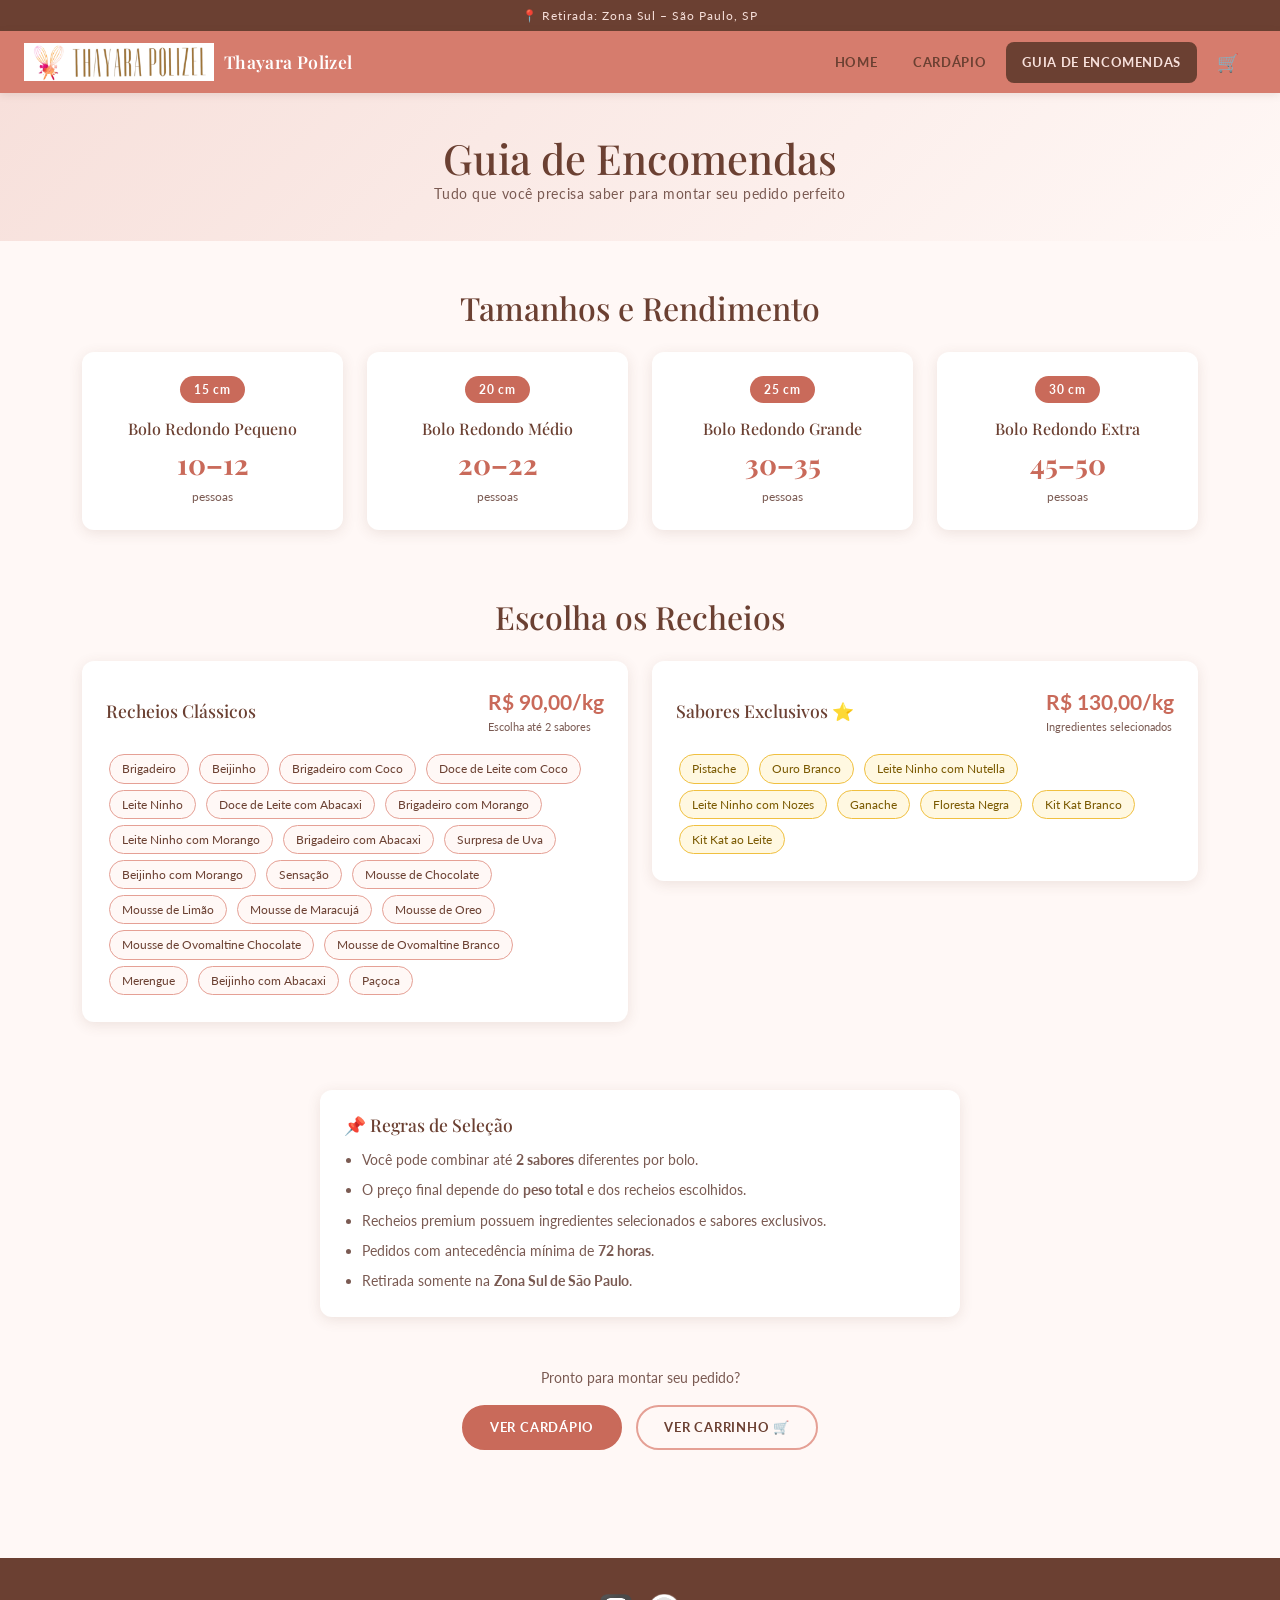
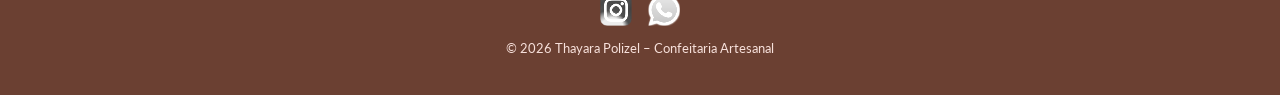
<file: A2 - DW1 e DDI/A2 - DW1 e DDI/guia.html>
<!DOCTYPE html>
<html lang="pt-BR">
<head>
  <meta charset="UTF-8">
  <meta name="viewport" content="width=device-width, initial-scale=1.0">
  <title>Guia de Encomendas – Thayara Polizel</title>
  <link href="https://cdn.jsdelivr.net/npm/bootstrap@5.3.3/dist/css/bootstrap.min.css" rel="stylesheet">
  <link rel="stylesheet" href="style.css">
</head>

<body>

  <div class="topo-localizacao">📍 Retirada: Zona Sul – São Paulo, SP</div>

  <nav class="navbar-thay">
    <a href="index.html" class="brand">
      <img src="fotos/LogoBarra.png" alt="Logo" onerror="this.style.display='none'">
      Thayara Polizel
    </a>
    <button class="navbar-toggler-thay" onclick="toggleMenu()" aria-label="Menu">☰</button>
    <ul class="nav-links">
      <li><a href="index.html">Home</a></li>
      <li><a href="cardapio.html">Cardápio</a></li>
      <li><a href="guia.html" class="active">Guia de Encomendas</a></li>
      <li>
        <a href="carrinho.html" class="carrinho-link" title="Carrinho">
          🛒
          <span class="badge-carrinho" style="display:none;">0</span>
        </a>
      </li>
    </ul>
  </nav>

  <div style="background:linear-gradient(135deg,var(--rosa-pastel),var(--rosa-fundo));padding:40px 0 20px;text-align:center;">
    <h1>Guia de Encomendas</h1>
    <p class="subtitulo">Tudo que você precisa saber para montar seu pedido perfeito</p>
  </div>

  <div class="container py-5">

    <!-- TAMANHOS E RENDIMENTO -->
    <h2 class="text-center mb-4">Tamanhos e Rendimento</h2>
    <div class="row g-4 mb-5 justify-content-center">

      <div class="col-6 col-md-3">
        <div class="guia-card text-center">
          <span class="tamanho-badge">15 cm</span>
          <h3 style="font-size:1rem;margin:8px 0 4px;">Bolo Redondo Pequeno</h3>
          <div class="rendimento">10–12</div>
          <p style="font-size:12px;color:var(--texto-suave);margin:0;">pessoas</p>
        </div>
      </div>

      <div class="col-6 col-md-3">
        <div class="guia-card text-center">
          <span class="tamanho-badge">20 cm</span>
          <h3 style="font-size:1rem;margin:8px 0 4px;">Bolo Redondo Médio</h3>
          <div class="rendimento">20–22</div>
          <p style="font-size:12px;color:var(--texto-suave);margin:0;">pessoas</p>
        </div>
      </div>

      <div class="col-6 col-md-3">
        <div class="guia-card text-center">
          <span class="tamanho-badge">25 cm</span>
          <h3 style="font-size:1rem;margin:8px 0 4px;">Bolo Redondo Grande</h3>
          <div class="rendimento">30–35</div>
          <p style="font-size:12px;color:var(--texto-suave);margin:0;">pessoas</p>
        </div>
      </div>

      <div class="col-6 col-md-3">
        <div class="guia-card text-center">
          <span class="tamanho-badge">30 cm</span>
          <h3 style="font-size:1rem;margin:8px 0 4px;">Bolo Redondo Extra</h3>
          <div class="rendimento">45–50</div>
          <p style="font-size:12px;color:var(--texto-suave);margin:0;">pessoas</p>
        </div>
      </div>

    </div>

    <!-- RECHEIOS -->
    <h2 class="text-center mb-4">Escolha os Recheios</h2>
    <div class="row g-4 mb-5">

      <!-- Clássicos -->
      <div class="col-md-6">
        <div class="guia-card">
          <div style="display:flex;justify-content:space-between;align-items:center;margin-bottom:16px;flex-wrap:wrap;gap:8px;">
            <h3 style="font-size:1.1rem;margin:0;">Recheios Clássicos</h3>
            <div>
              <span style="font-size:1.3rem;font-weight:700;color:var(--rosa-escuro);">R$ 90,00/kg</span>
              <p style="font-size:11px;color:var(--texto-suave);margin:0;">Escolha até 2 sabores</p>
            </div>
          </div>
          <div>
            <span class="tag-recheio">Brigadeiro</span>
            <span class="tag-recheio">Beijinho</span>
            <span class="tag-recheio">Brigadeiro com Coco</span>
            <span class="tag-recheio">Doce de Leite com Coco</span>
            <span class="tag-recheio">Leite Ninho</span>
            <span class="tag-recheio">Doce de Leite com Abacaxi</span>
            <span class="tag-recheio">Brigadeiro com Morango</span>
            <span class="tag-recheio">Leite Ninho com Morango</span>
            <span class="tag-recheio">Brigadeiro com Abacaxi</span>
            <span class="tag-recheio">Surpresa de Uva</span>
            <span class="tag-recheio">Beijinho com Morango</span>
            <span class="tag-recheio">Sensação</span>
            <span class="tag-recheio">Mousse de Chocolate</span>
            <span class="tag-recheio">Mousse de Limão</span>
            <span class="tag-recheio">Mousse de Maracujá</span>
            <span class="tag-recheio">Mousse de Oreo</span>
            <span class="tag-recheio">Mousse de Ovomaltine Chocolate</span>
            <span class="tag-recheio">Mousse de Ovomaltine Branco</span>
            <span class="tag-recheio">Merengue</span>
            <span class="tag-recheio">Beijinho com Abacaxi</span>
            <span class="tag-recheio">Paçoca</span>
          </div>
        </div>
      </div>

      <!-- Premium -->
      <div class="col-md-6">
        <div class="guia-card">
          <div style="display:flex;justify-content:space-between;align-items:center;margin-bottom:16px;flex-wrap:wrap;gap:8px;">
            <h3 style="font-size:1.1rem;margin:0;">Sabores Exclusivos ⭐</h3>
            <div>
              <span style="font-size:1.3rem;font-weight:700;color:var(--rosa-escuro);">R$ 130,00/kg</span>
              <p style="font-size:11px;color:var(--texto-suave);margin:0;">Ingredientes selecionados</p>
            </div>
          </div>
          <div>
            <span class="tag-recheio premium">Pistache</span>
            <span class="tag-recheio premium">Ouro Branco</span>
            <span class="tag-recheio premium">Leite Ninho com Nutella</span>
            <span class="tag-recheio premium">Leite Ninho com Nozes</span>
            <span class="tag-recheio premium">Ganache</span>
            <span class="tag-recheio premium">Floresta Negra</span>
            <span class="tag-recheio premium">Kit Kat Branco</span>
            <span class="tag-recheio premium">Kit Kat ao Leite</span>
          </div>
        </div>
      </div>

    </div>

    <!-- REGRAS -->
    <div class="guia-card" style="max-width:640px;margin:0 auto 50px;">
      <h2 style="font-size:1.1rem;margin-bottom:14px;">📌 Regras de Seleção</h2>
      <ul style="font-size:14px;color:var(--texto-suave);padding-left:18px;margin:0;">
        <li style="margin-bottom:8px;">Você pode combinar até <strong>2 sabores</strong> diferentes por bolo.</li>
        <li style="margin-bottom:8px;">O preço final depende do <strong>peso total</strong> e dos recheios escolhidos.</li>
        <li style="margin-bottom:8px;">Recheios premium possuem ingredientes selecionados e sabores exclusivos.</li>
        <li style="margin-bottom:8px;">Pedidos com antecedência mínima de <strong>72 horas</strong>.</li>
        <li>Retirada somente na <strong>Zona Sul de São Paulo</strong>.</li>
      </ul>
    </div>

    <!-- CTA -->
    <div class="text-center">
      <p style="color:var(--texto-suave);font-size:14px;margin-bottom:16px;">Pronto para montar seu pedido?</p>
      <a href="cardapio.html" class="btn-thay btn-thay-primary" style="text-decoration:none;margin-right:10px;">Ver Cardápio</a>
      <a href="carrinho.html" class="btn-thay btn-thay-outline" style="text-decoration:none;">Ver Carrinho 🛒</a>
    </div>

  </div>

  <!-- Rodapé -->
  <div class="rodape">
    <div class="social-icons">
      <a href="https://instagram.com" target="_blank"><img src="fotos/IconInstagram.png" alt="Instagram" onerror="this.parentElement.textContent='📸'"></a>
      <a href="https://wa.me/5511999999999" target="_blank"><img src="fotos/IconWhatsapp.png" alt="WhatsApp" onerror="this.parentElement.textContent='💬'"></a>
    </div>
    <p style="margin:0;font-size:13px;color:var(--rosa-pastel);">&copy; 2026 Thayara Polizel – Confeitaria Artesanal</p>
  </div>

  <script src="https://cdn.jsdelivr.net/npm/bootstrap@5.3.3/dist/js/bootstrap.bundle.min.js"></script>
  <script src="carrinho.js"></script>
</body>
</html>
</file>
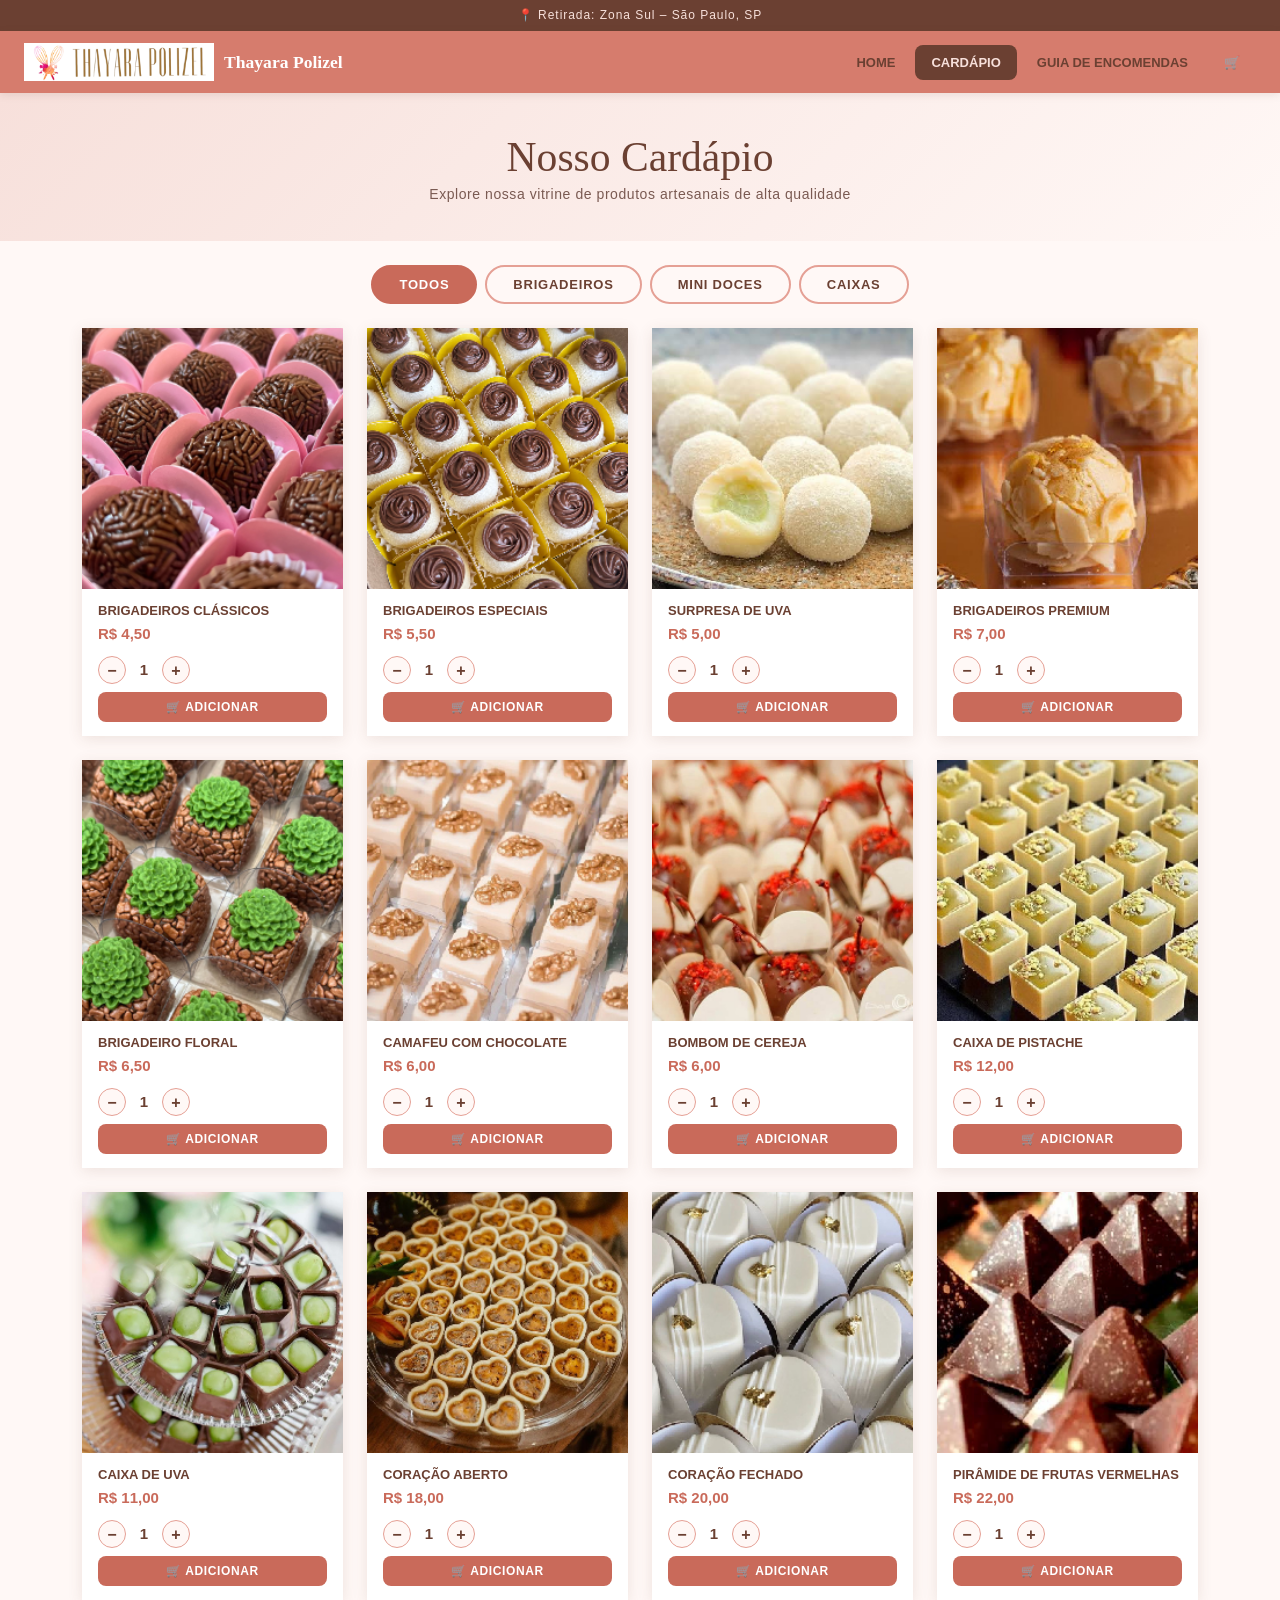
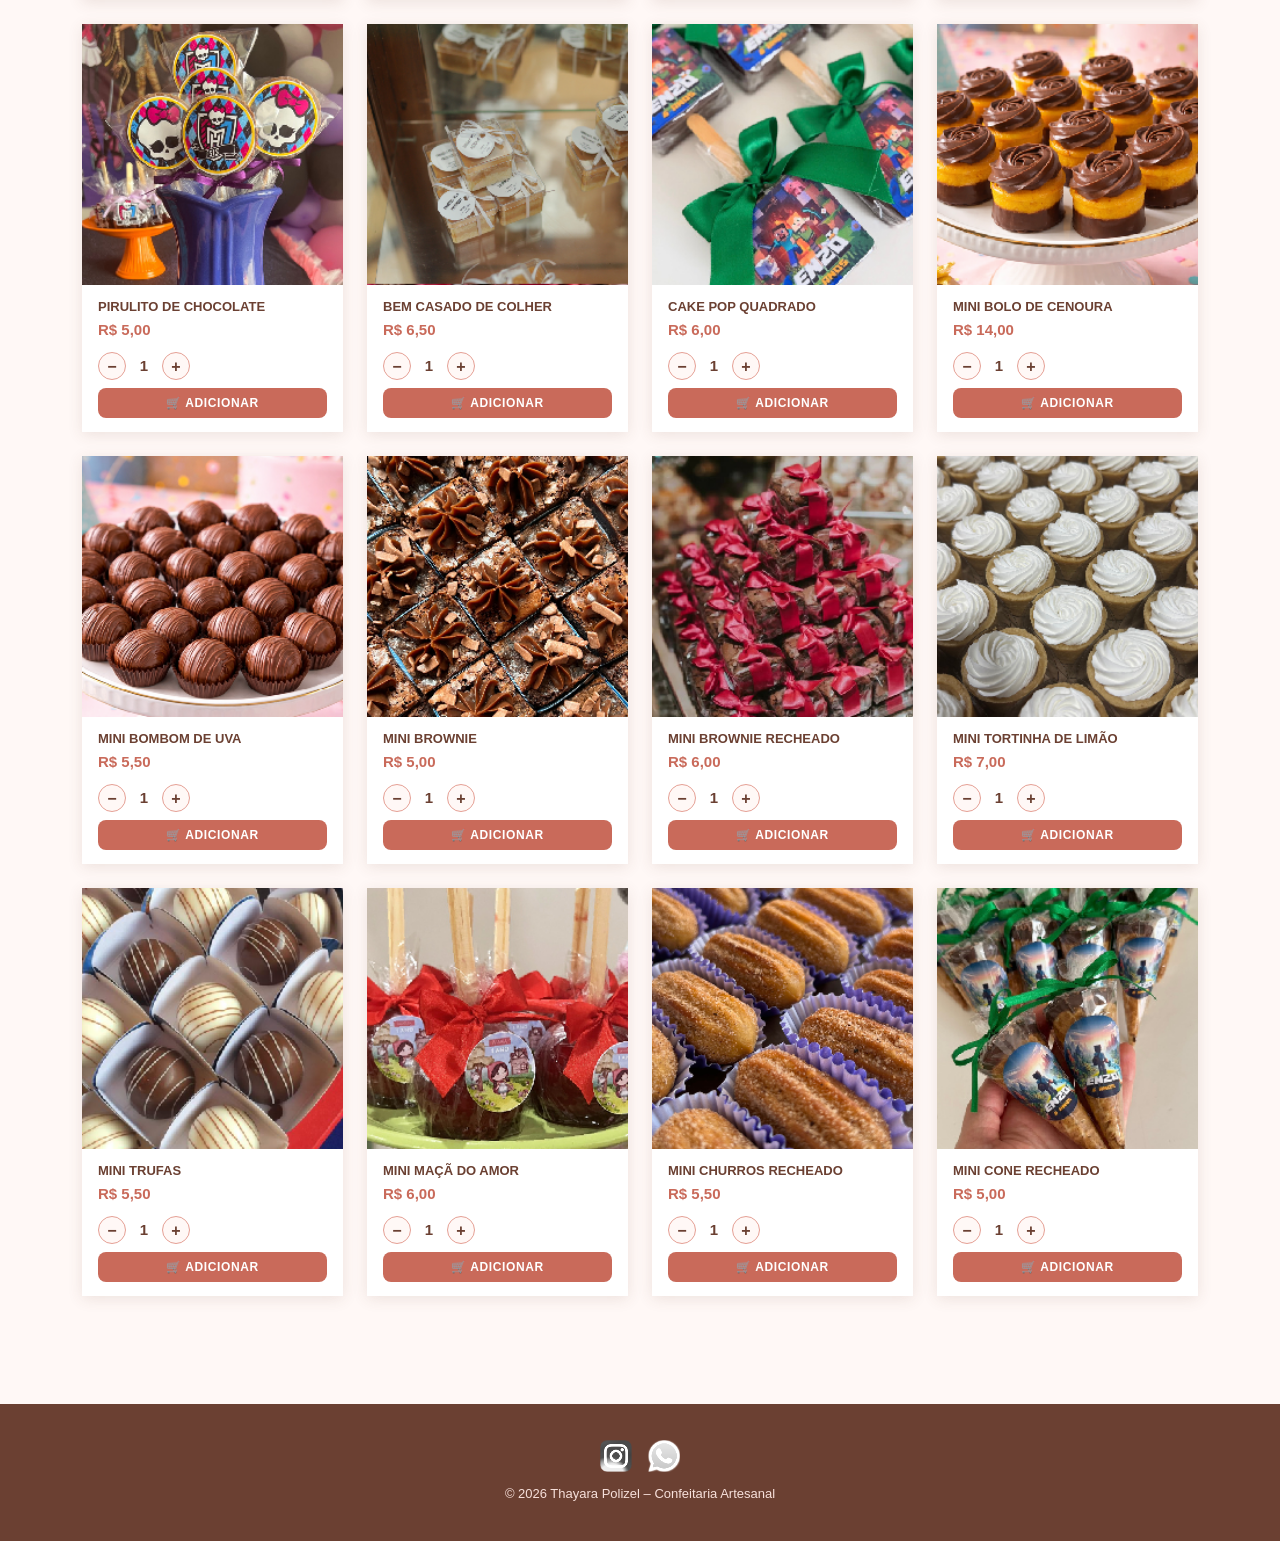
<file: Confeitaria-Thayara-Polizel/html/cardapio.html>
<!DOCTYPE html>
<html lang="pt-BR">
<head>
  <meta charset="UTF-8">
  <meta name="viewport" content="width=device-width, initial-scale=1.0">
  <title>Cardápio – Thayara Polizel</title>
  <link href="https://cdn.jsdelivr.net/npm/bootstrap@5.3.3/dist/css/bootstrap.min.css" rel="stylesheet">
  <link rel="stylesheet" href="../css/style.css">
</head>

<body>

  <div class="topo-localizacao">📍 Retirada: Zona Sul – São Paulo, SP</div>

  <nav class="navbar-thay">
    <a href="../index.html" class="brand">
      <img src="../fotos/LogoBarra.png" alt="Logo" onerror="this.style.display='none'">
      Thayara Polizel
    </a>
    <button class="navbar-toggler-thay" onclick="toggleMenu()" aria-label="Menu">☰</button>
    <ul class="nav-links">
      <li><a href="../index.html">Home</a></li>
      <li><a href="cardapio.html" class="active">Cardápio</a></li>
      <li><a href="guia.html">Guia de Encomendas</a></li>
      <li>
        <a href="carrinho.html" class="carrinho-link" title="Carrinho">
          🛒
          <span class="badge-carrinho" style="display:none;">0</span>
        </a>
      </li>
    </ul>
  </nav>

  <!-- Cabeçalho da página -->
  <div style="background:linear-gradient(135deg,#f7e0db,#fff8f6); padding:40px 0 20px; text-align:center;">
    <h1>Nosso Cardápio</h1>
    <p class="subtitulo">Explore nossa vitrine de produtos artesanais de alta qualidade</p>
  </div>

  <!-- Filtro de categorias -->
  <div class="container my-4 text-center">
    <div class="d-flex gap-2 justify-content-center flex-wrap" id="filtros">
      <button class="btn-thay btn-thay-primary ativo-filtro" data-cat="todos">Todos</button>
      <button class="btn-thay btn-thay-outline" data-cat="brigadeiro">Brigadeiros</button>
      <button class="btn-thay btn-thay-outline" data-cat="mini">Mini Doces</button>
      <button class="btn-thay btn-thay-outline" data-cat="caixa">Caixas</button>
    </div>
  </div>

  <!-- GRID DE PRODUTOS -->
  <div class="container pb-5">
    <div class="row g-4" id="grid-produtos">

      <!-- Os cards são gerados pelo JS abaixo para evitar repetição -->

    </div>
  </div>

  <!-- Rodapé -->
  <div class="rodape">
    <div class="social-icons">
      <a href="https://instagram.com" target="_blank"><img src="../fotos/IconInstagram.png" alt="Instagram" onerror="this.parentElement.textContent='📸'"></a>
      <a href="https://wa.me/5511999999999" target="_blank"><img src="../fotos/IconWhatsapp.png" alt="WhatsApp" onerror="this.parentElement.textContent='💬'"></a>
    </div>
    <p style="margin:0;font-size:13px;color:var(--rosa-pastel);">&copy; 2026 Thayara Polizel – Confeitaria Artesanal</p>
  </div>

  <script src="https://cdn.jsdelivr.net/npm/bootstrap@5.3.3/dist/js/bootstrap.bundle.min.js"></script>
  <script src="../js/carrinho.js"></script>
  <script>
    // ── CATÁLOGO DE PRODUTOS ──────────────────────────────────────
    const produtos = [
      { id: 1,  nome: 'Brigadeiros Clássicos',          preco: 4.50,  img: '../fotos/img/1.png',  cat: 'brigadeiro' },
      { id: 2,  nome: 'Brigadeiros Especiais',           preco: 5.50,  img: '../fotos/img/2.png',  cat: 'brigadeiro' },
      { id: 3,  nome: 'Surpresa de Uva',                 preco: 5.00,  img: '../fotos/img/3.png',  cat: 'brigadeiro' },
      { id: 4,  nome: 'Brigadeiros Premium',             preco: 7.00,  img: '../fotos/img/4.png',  cat: 'brigadeiro' },
      { id: 5,  nome: 'Brigadeiro Floral',               preco: 6.50,  img: '../fotos/img/5.png',  cat: 'brigadeiro' },
      { id: 6,  nome: 'Camafeu com Chocolate',           preco: 6.00,  img: '../fotos/img/6.png',  cat: 'brigadeiro' },
      { id: 7,  nome: 'Bombom de Cereja',                preco: 6.00,  img: '../fotos/img/7.png',  cat: 'caixa'      },
      { id: 8,  nome: 'Caixa de Pistache',               preco: 12.00, img: '../fotos/img/8.png',  cat: 'caixa'      },
      { id: 9,  nome: 'Caixa de Uva',                    preco: 11.00, img: '../fotos/img/9.png',  cat: 'caixa'      },
      { id: 10, nome: 'Coração Aberto',                  preco: 18.00, img: '../fotos/img/10.png', cat: 'caixa'      },
      { id: 11, nome: 'Coração Fechado',                 preco: 20.00, img: '../fotos/img/11.png', cat: 'caixa'      },
      { id: 12, nome: 'Pirâmide de Frutas Vermelhas',    preco: 22.00, img: '../fotos/img/12.png', cat: 'caixa'      },
      { id: 13, nome: 'Pirulito de Chocolate',           preco: 5.00,  img: '../fotos/img/13.png', cat: 'mini'       },
      { id: 14, nome: 'Bem Casado de Colher',            preco: 6.50,  img: '../fotos/img/14.png', cat: 'mini'       },
      { id: 15, nome: 'Cake Pop Quadrado',               preco: 6.00,  img: '../fotos/img/15.png', cat: 'mini'       },
      { id: 16, nome: 'Mini Bolo de Cenoura',            preco: 14.00, img: '../fotos/img/16.png', cat: 'mini'       },
      { id: 17, nome: 'Mini Bombom de Uva',              preco: 5.50,  img: '../fotos/img/17.png', cat: 'mini'       },
      { id: 18, nome: 'Mini Brownie',                    preco: 5.00,  img: '../fotos/img/18.png', cat: 'mini'       },
      { id: 19, nome: 'Mini Brownie Recheado',           preco: 6.00,  img: '../fotos/img/19.png', cat: 'mini'       },
      { id: 20, nome: 'Mini Tortinha de Limão',          preco: 7.00,  img: '../fotos/img/20.png', cat: 'mini'       },
      { id: 21, nome: 'Mini Trufas',                     preco: 5.50,  img: '../fotos/img/21.png', cat: 'mini'       },
      { id: 22, nome: 'Mini Maçã do Amor',               preco: 6.00,  img: '../fotos/img/22.png', cat: 'mini'       },
      { id: 23, nome: 'Mini Churros Recheado',           preco: 5.50,  img: '../fotos/img/23.png', cat: 'mini'       },
      { id: 24, nome: 'Mini Cone Recheado',              preco: 5.00,  img: '../fotos/img/24.png', cat: 'mini'       },
    ];

    // ── RENDERIZAR CARDS ──────────────────────────────────────────
    function renderizarCards(filtro = 'todos') {
      const grid = document.getElementById('grid-produtos');
      const lista = filtro === 'todos' ? produtos : produtos.filter(p => p.cat === filtro);

      grid.innerHTML = lista.map(p => `
        <div class="col-6 col-md-4 col-lg-3">
          <div class="card-produto">
            <div class="card-img-wrap">
              <img src="${p.img}" alt="${p.nome}" loading="lazy"
                onerror="this.src='https://placehold.co/300x300/f7e0db/6b4032?text=${encodeURIComponent(p.nome)}'">
            </div>
            <div class="card-body">
              <div class="card-title">${p.nome}</div>
              <div class="card-preco">R$ ${p.preco.toFixed(2).replace('.', ',')}</div>
              <div class="controle-qtd">
                <button class="btn-qtd" onclick="decrementar(${p.id})">−</button>
                <span class="qtd-display" id="qtd-${p.id}">1</span>
                <button class="btn-qtd" onclick="incrementar(${p.id})">+</button>
              </div>
              <button class="btn-add" id="btn-${p.id}" onclick="adicionarAoCarrinho(${p.id})">
                🛒 Adicionar
              </button>
            </div>
          </div>
        </div>
      `).join('');
    }

    // ── CONTROLE DE QUANTIDADE LOCAL (antes de adicionar) ────────
    const qtdsLocais = {};

    function incrementar(id) {
      qtdsLocais[id] = (qtdsLocais[id] || 1) + 1;
      document.getElementById('qtd-' + id).textContent = qtdsLocais[id];
    }

    function decrementar(id) {
      qtdsLocais[id] = Math.max(1, (qtdsLocais[id] || 1) - 1);
      document.getElementById('qtd-' + id).textContent = qtdsLocais[id];
    }

    function adicionarAoCarrinho(id) {
      const p = produtos.find(x => x.id === id);
      const qtd = qtdsLocais[id] || 1;
      adicionarItem({ ...p, qtd });

      // Feedback visual no botão
      const btn = document.getElementById('btn-' + id);
      const original = btn.textContent;
      btn.textContent = '✔ Adicionado!';
      btn.classList.add('adicionado');
      setTimeout(() => {
        btn.textContent = original;
        btn.classList.remove('adicionado');
        qtdsLocais[id] = 1;
        document.getElementById('qtd-' + id).textContent = 1;
      }, 1800);
    }

    // ── FILTROS ───────────────────────────────────────────────────
    document.getElementById('filtros').addEventListener('click', e => {
      const btn = e.target.closest('[data-cat]');
      if (!btn) return;
      document.querySelectorAll('#filtros [data-cat]').forEach(b => {
        b.classList.remove('btn-thay-primary', 'ativo-filtro');
        b.classList.add('btn-thay-outline');
      });
      btn.classList.add('btn-thay-primary', 'ativo-filtro');
      btn.classList.remove('btn-thay-outline');
      renderizarCards(btn.dataset.cat);
    });

    renderizarCards();
  </script>
</body>
</html>
</file>
<file: css/style.css>
/* =========================================
   THAYARA POLIZEL – CONFEITARIA ARTESANAL
   Stylesheet compartilhado
   ========================================= */

/* ── PALETA DA MARCA ──────────────────────── */
:root{
  --rosa-fundo: #fff8f6;
  --rosa-pastel: #f7e0db;
  --rosa-claro: #e5a095;
  --rosa-escuro: #c96a5a;
  --marrom: #6b4032;
  --marrom-claro: #7a5a52;
  --marrom-escuro: #3d2314;
  --radius: 12px;

  --fundo:          var(--rosa-fundo);   /* fundo da página        */
  --superficie:     #ffffff;             /* cards, painéis         */
  --superficie-2:   var(--rosa-pastel);  /* blocos rosados         */
  --texto:          var(--marrom-escuro);
  --texto-suave:    var(--marrom-claro);
  --titulo:         var(--marrom);
  --destaque:       var(--rosa-escuro);  /* fundo de botão         */
  --destaque-texto: var(--rosa-escuro);  /* preços, números        */
  --borda:          var(--rosa-claro);
  --sombra:         rgba(107,64,50,.12);
  --sombra-forte:   rgba(107,64,50,.20);
  --navbar-bg:      #d67c6d;
  --navbar-texto:   #ffffff;
  --nav-link:       var(--marrom);
  --banner-1:       var(--rosa-claro);
  --banner-2:       #d67c6d;
  --banner-3:       var(--rosa-escuro);
  --premium-bg:     #fff8e1;
  --premium-borda:  #f0c040;
  --premium-texto:  #7a5900;
}

/* ── MODO ESCURO ──────────────────────────── */
html[data-tema="escuro"]{
  --rosa-fundo:    #171010;
  --rosa-pastel:   #f0d7d1; /* continua clara, é usada como texto sobre o marrom */
  --rosa-claro:    #5e3f38;
  --rosa-escuro:   #d9705e;
  --marrom:        #2b1e1a;
  --marrom-claro:  #b79a92;
  --marrom-escuro: #241a17;

  --fundo:          #171010;
  --superficie:     #221917;
  --superficie-2:   #2b201d;
  --texto:          #f0e4e0;
  --texto-suave:    #bda49d;
  --titulo:         #f5ded8;
  --destaque:       #d9705e;
  --destaque-texto: #f09a89;
  --borda:          #422e2a;
  --sombra:         rgba(0,0,0,.45);
  --sombra-forte:   rgba(0,0,0,.60);
  --navbar-bg:      #2b201d;
  --navbar-texto:   #f5ded8;
  --nav-link:       #e7cdc6;
  --banner-1:       #4a2f2a;
  --banner-2:       #6b3d34;
  --banner-3:       #8a4a3c;
  --premium-bg:     #3a2f14;
  --premium-borda:  #8a6d1f;
  --premium-texto:  #f0d68a;
}

body, .card-produto, .guia-card, .painel-carrinho,
.rodape, .navbar-thay, .card-categoria, .cat-label{
  transition: background-color .25s ease, color .25s ease, border-color .25s ease;
}

@media (prefers-reduced-motion: reduce){
  *{ transition:none !important; }
}


*, *::before, *::after { box-sizing: border-box; }

body{
  margin:0;
  font:15px/1.6 'Lato',sans-serif;
  background:var(--fundo);
  color:var(--texto);
}

/* ── NAVBAR ──────────────────────────────── */
.navbar-thay .navbar-localizacao {
    flex: 1;
    text-align: center;
    color: var(--navbar-texto);
    font-size: 12px;
    padding: 0 12px;
    font-size: 14px;
}

.navbar-thay{
  background:var(--navbar-bg);
  padding:0 24px;
  display:flex;
  align-items:center;
  justify-content:space-between;
  box-shadow:0 2px 8px var(--sombra);
  position:sticky;
  top:0;
  z-index:1000;
}

.navbar-thay .brand{
  display:flex;
  align-items:center;
  gap:10px;
  padding:12px 0;
  color:var(--navbar-texto);
  text-decoration:none;
  font:600 1.1rem 'Playfair Display',serif;
}

.navbar-thay .brand img{
  height:38px;
  object-fit:contain;
}

.navbar-thay .nav-links{
  display:flex;
  align-items:center;
  gap:4px;
  margin:0;
  padding:0;
  list-style:none;
}

.navbar-thay .nav-links a{
  display:block;
  padding:10px 16px;
  border-radius:8px;
  color:var(--nav-link);
  text-decoration:none;
  text-transform:uppercase;
  font:700 13px 'Lato',sans-serif;
  transition:.25s;
}

.navbar-thay .nav-links a:hover,
.navbar-thay .nav-links a.active{
  background:var(--marrom);
  color:var(--rosa-pastel);
}

.carrinho-link{
  font-size:18px;
  position:relative;
}

.badge-carrinho{
  position:absolute;
  top:4px;
  right:4px;
  width:16px;
  height:16px;
  border-radius:50%;
  background:var(--marrom);
  color:var(--rosa-pastel);
  display:flex;
  align-items:center;
  justify-content:center;
  font-size:9px;
  font-weight:700;
}

/* Hamburguer – mobile */
.navbar-toggler-thay{
  display:none;
  padding:6px 10px;
  border:2px solid var(--nav-link);
  border-radius:8px;
  background:none;
  color:var(--nav-link);
  font-size:18px;
  cursor:pointer;
}

@media (max-width:768px){

  .navbar-toggler-thay{ display:block; }

  .navbar-thay{
    position:relative;
    flex-wrap:wrap;
  }

  .navbar-thay .nav-links{
    display:none;
    flex-direction:column;
    position:absolute;
    inset:100% 0 auto;
    padding:12px;
    background:var(--navbar-bg);
    box-shadow:0 4px 12px var(--sombra);
  }

  .navbar-thay .nav-links.aberto{ display:flex; }

  .navbar-thay .nav-links li,
  .navbar-thay .nav-links a{
    width:100%;
    text-align:center;
  }
}

/* ── TIPOGRAFIA ──────────────────────────── */
h1,h2,h3{
  color:var(--titulo);
  font-family:'Playfair Display',serif;
}

h1{ font-size:clamp(1.8rem,4vw,2.6rem); }
h2{ font-size:clamp(1.4rem,3vw,2rem); }

.subtitulo{
  margin-top:-8px;
  color:var(--texto-suave);
  font-size:14px;
  letter-spacing:.04em;
}

/* ── BOTÕES ──────────────────────────────── */
.btn-thay{
  display:inline-block;
  padding:10px 26px;
  border:2px solid transparent;
  border-radius:30px;
  cursor:pointer;
  text-decoration:none;
  text-transform:uppercase;
  font:700 13px 'Lato',sans-serif;
  letter-spacing:.06em;
  transition:.25s;
}

.btn-thay-primary{
  background:var(--destaque);
  border-color:var(--destaque);
  color:#fff;
}

.btn-thay-primary:hover{
  background:var(--marrom);
  border-color:var(--marrom);
}

.btn-thay-outline{
  background:transparent;
  border-color:var(--borda);
  color:var(--texto);
}

.btn-thay-outline:hover{
  background:var(--superficie-2);
  border-color:var(--marrom);
}

/* ── CARDS DO CARDÁPIO ───────────────────── */
.card-produto{
  display:flex;
  flex-direction:column;
  height:100%;
  overflow:hidden;
  border:none;
  border-radius:var(--radius);
  background:var(--superficie);
  box-shadow:0 3px 14px var(--sombra);
  transition:.25s;
}

.card-produto:hover{
  transform:translateY(-4px);
  box-shadow:0 8px 24px var(--sombra-forte);
}

.card-img-wrap{
  position:relative;
  overflow:hidden;
  aspect-ratio:1;
  background:var(--superficie-2);
}

.card-img-wrap img{
  width:100%;
  height:100%;
  object-fit:cover;
  transition:.4s;
}

.card-produto:hover img{
  transform:scale(1.05);
}

.card-body{
  display:flex;
  flex-direction:column;
  flex:1;
  padding:14px 16px;
}

.card-title{
  margin-bottom:4px;
  color:var(--titulo);
  text-transform:uppercase;
  font:700 13px 'Lato',sans-serif;
}

.card-preco{
  margin-bottom:auto;
  color:var(--destaque-texto);
  font-size:15px;
  font-weight:700;
}

.controle-qtd{
  display:flex;
  align-items:center;
  gap:8px;
  margin-top:10px;
}

.btn-qtd{
  width:28px;
  height:28px;
  border:1.5px solid var(--borda);
  border-radius:50%;
  background:var(--superficie);
  color:var(--texto);
  display:flex;
  align-items:center;
  justify-content:center;
  cursor:pointer;
  font-size:16px;
  font-weight:700;
  transition:.25s;
}

.btn-qtd:hover{
  background:var(--destaque);
  border-color:var(--destaque);
  color:#fff;
}

.qtd-display{
  min-width:20px;
  text-align:center;
  color:var(--texto);
  font-size:15px;
  font-weight:700;
}

.btn-add{
  width:100%;
  margin-top:8px;
  padding:8px 12px;
  border:none;
  border-radius:8px;
  background:var(--destaque);
  color:#fff;
  cursor:pointer;
  text-align:center;
  text-transform:uppercase;
  font:700 12px 'Lato',sans-serif;
  letter-spacing:.05em;
  transition:.25s;
}

.btn-add:hover{ background:var(--marrom); }
.btn-add.adicionado{ background:#5a9a6e; }

/* ── BANNER HERO ─────────────────────────── */
.banner-thay{
  position:relative;
  overflow:hidden;
  padding:80px 24px;
  text-align:center;
  color:#fff;
  background:linear-gradient(135deg,var(--banner-1) 0%,var(--banner-2) 60%,var(--banner-3) 100%);
}

.banner-thay::before{
  content:'';
  position:absolute;
  inset:0;
  pointer-events:none;
  background:url("data:image/svg+xml,%3Csvg width='60' height='60' viewBox='0 0 60 60' xmlns='http://www.w3.org/2000/svg'%3E%3Cg fill='none'%3E%3Cg fill='%23ffffff' fill-opacity='0.04'%3E%3Ccircle cx='30' cy='30' r='12'/%3E%3C/g%3E%3C/g%3E%3C/svg%3E");
}

.banner-thay h1{
  margin-bottom:12px;
  color:#fff;
  text-shadow:0 2px 8px rgba(0,0,0,.15);
}

.banner-thay p{
  max-width:540px;
  margin:0 auto 28px;
  color:rgba(255,255,255,.9);
  font-size:16px;
}

.banner-thay .botoes{
  display:flex;
  justify-content:center;
  flex-wrap:wrap;
  gap:14px;
}

/* ── SEÇÃO ───────────────────────────────── */
.secao{ padding:60px 0; }

.secao-titulo{
  text-align:center;
  margin-bottom:36px;
}

/* ── CARDS DE CATEGORIA (HOME) ───────────── */
.card-categoria{
  display:block;
  overflow:hidden;
  border-radius:12px;
  background:var(--superficie);
  color:inherit;
  text-decoration:none;
  box-shadow:0 3px 14px var(--sombra);
  transition:.25s;
}

.card-categoria:hover{
  transform:translateY(-5px);
  box-shadow:0 10px 28px var(--sombra-forte);
}

.card-categoria img{
  width:100%;
  aspect-ratio:4/3;
  object-fit:cover;
  transition:.4s;
}

.card-categoria:hover img{
  transform:scale(1.06);
}

.cat-label{
  padding:14px 16px;
  text-align:center;
  text-transform:uppercase;
  color:var(--titulo);
  background:var(--superficie);
  font:700 14px 'Lato',sans-serif;
}

/* ── FEEDBACKS ───────────────────────────── */
.feedback-img{
  max-width:100%;
  height:auto;
  border-radius:12px;
  box-shadow:0 4px 16px var(--sombra);
}

/* ── RODAPÉ ──────────────────────────────── */
.rodape{
  margin-top:60px;
  padding:36px 24px;
  text-align:center;
  background:var(--marrom);
  color:var(--rosa-pastel);
}

.rodape a{
  color:var(--rosa-pastel);
  text-decoration:none;
  font-size:13px;
}

.rodape a:hover{ color:#fff; }

.social-icons{
  display:flex;
  justify-content:center;
  gap:16px;
  margin-bottom:12px;
}

.social-icons img{
  width:32px;
  height:32px;
  filter:brightness(1.8) saturate(0);
  transition:.25s;
}

.social-icons img:hover{ filter:none; }

/* ── CARRINHO ────────────────────────────── */
.painel-carrinho{
  padding:28px;
  background:var(--superficie);
  box-shadow:0 3px 20px var(--sombra);
}

.item-carrinho{
  display:flex;
  align-items:center;
  gap:14px;
  padding:14px 0;
  border-bottom:1px solid var(--borda);
}

.item-carrinho img{
  width:70px;
  height:70px;
  object-fit:cover;
  border-radius:8px;
  background:var(--superficie-2);
}

.item-carrinho .info{ flex:1; }

.item-carrinho .nome,
.item-carrinho .preco{
  font-size:14px;
  font-weight:700;
}

.item-carrinho .nome{ color:var(--titulo); }
.item-carrinho .preco{ color:var(--destaque-texto); }

.item-carrinho .controle-qtd{ gap:6px; }

.btn-remover{
  padding:4px;
  border:none;
  background:none;
  color:var(--texto-suave);
  cursor:pointer;
  font-size:18px;
  transition:.25s;
}

.btn-remover:hover{ color:#c0392b; }

.resumo-carrinho{
  padding:22px;
  border-radius:12px;
  background:var(--superficie-2);
}

.resumo-carrinho .linha{
  display:flex;
  justify-content:space-between;
  margin-bottom:10px;
  color:var(--texto-suave);
  font-size:14px;
}

.resumo-carrinho .total{
  margin-top:6px;
  padding-top:10px;
  border-top:1px solid var(--borda);
  color:var(--titulo);
  font-size:18px;
  font-weight:700;
}

/* ── GUIA ────────────────────────────────── */
.guia-card{
  margin-bottom:20px;
  padding:24px;
  border-radius:12px;
  background:var(--superficie);
  box-shadow:0 3px 14px var(--sombra);
}

.tamanho-badge{
  display:inline-block;
  margin-bottom:8px;
  padding:4px 14px;
  border-radius:30px;
  background:var(--destaque);
  color:#fff;
  font-size:12px;
  font-weight:700;
  letter-spacing:.06em;
}

.rendimento{
  color:var(--destaque-texto);
  font:700 28px 'Playfair Display',serif;
}

.tag-recheio{
  display:inline-block;
  margin:3px;
  padding:4px 12px;
  border:1px solid var(--borda);
  border-radius:20px;
  background:var(--superficie);
  color:var(--texto);
  font-size:12px;
  transition:.25s;
}

.tag-recheio:hover{ background:var(--superficie-2); }

.tag-recheio.premium{
  background:var(--premium-bg);
  border-color:var(--premium-borda);
  color:var(--premium-texto);
}

/* ── TOAST NOTIFICAÇÃO ───────────────────── */
.toast-thay{
  position:fixed;
  right:24px;
  bottom:24px;
  z-index:9999;
  padding:12px 20px;
  border-radius:8px;
  background:var(--marrom);
  color:#fff;
  font-size:13px;
  font-weight:600;
  box-shadow:0 4px 16px rgba(0,0,0,.2);
  transform:translateY(80px);
  opacity:0;
  transition:.3s;
}

.toast-thay.visivel{
  transform:translateY(0);
  opacity:1;
}

/* ── EMPTY STATE CARRINHO ────────────────── */
.empty-state{
  padding:60px 20px;
  text-align:center;
  color:var(--texto-suave);
}

.empty-state .icone{
  margin-bottom:16px;
  font-size:64px;
  opacity:.5;
}
/* ── BOTÃO DE TEMA ────────────────────────── */
.btn-tema{
  display:inline-flex;
  align-items:center;
  gap:6px;
  padding:4px 12px;
  border:1px solid rgba(255,255,255,.45);
  border-radius:30px;
  background:transparent;
  color:#fff;
  cursor:pointer;
  font:600 12px 'Lato',sans-serif;
  line-height:1.6;
  transition:.25s;
}

.btn-tema:hover{
  background:rgba(255,255,255,.14);
  border-color:#fff;
}

.btn-tema .icone-tema{ font-size:14px; }

/* ── CAMPOS DO PEDIDO (carrinho) ───────────── */
.campo-pedido{
  width:100%;
  padding:8px 12px;
  border:1px solid var(--borda);
  border-radius:8px;
  background:var(--superficie);
  color:var(--texto);
  font:13px 'Lato',sans-serif;
  outline:none;
  transition:.2s;
}

.campo-pedido:focus{
  border-color:var(--destaque);
  box-shadow:0 0 0 3px var(--sombra);
}

.campo-pedido::placeholder{ color:var(--texto-suave); }

textarea.campo-pedido{
  resize:vertical;
  min-height:60px;
}

/* ── AVISO DE LOJA FECHADA (só para a admin) ── */
.barra-loja-fechada{
  padding:8px 16px;
  text-align:center;
  background:#b3261e;
  color:#fff;
  font-size:13px;
  font-weight:700;
}

.barra-loja-fechada a{
  color:#fff;
  text-decoration:underline;
}

/* ── TELA DE LOJA FECHADA (o que o cliente vê) ── */
.tela-fechada{
  display:flex;
  flex-direction:column;
  align-items:center;
  justify-content:center;
  min-height:100vh;
  padding:40px 24px;
  text-align:center;
  background:linear-gradient(160deg,var(--banner-1) 0%,var(--banner-2) 55%,var(--banner-3) 100%);
}

.tela-fechada .cartao{
  width:100%;
  max-width:520px;
  padding:44px 32px;
  border-radius:20px;
  background:var(--superficie);
  box-shadow:0 16px 48px rgba(0,0,0,.28);
}

.tela-fechada .simbolo{
  width:82px;
  height:82px;
  margin-bottom:18px;
  object-fit:contain;
}

.tela-fechada h1{
  margin:0 0 6px;
  font-size:clamp(1.5rem,4vw,2rem);
}

.tela-fechada .selo{
  display:inline-block;
  margin-bottom:22px;
  padding:5px 18px;
  border-radius:30px;
  background:var(--superficie-2);
  color:var(--titulo);
  text-transform:uppercase;
  font:700 11px 'Lato',sans-serif;
  letter-spacing:.1em;
}

.tela-fechada .recado{
  margin:0 0 26px;
  color:var(--texto);
  font-size:16px;
  line-height:1.7;
  white-space:pre-line;
}

.tela-fechada .contatos{
  display:flex;
  justify-content:center;
  flex-wrap:wrap;
  gap:12px;
}

.tela-fechada .rodape-aviso{
  margin-top:26px;
  padding-top:18px;
  border-top:1px solid var(--borda);
  color:var(--texto-suave);
  font-size:12px;
}

.tela-fechada .rodape-aviso a{
  color:var(--texto-suave);
  text-decoration:underline;
}

/* ── PAINEL DE STATUS DA LOJA (admin) ───────── */
.status-loja{
  display:inline-flex;
  align-items:center;
  gap:8px;
  padding:6px 16px;
  border-radius:30px;
  font:700 13px 'Lato',sans-serif;
}

.status-loja.aberta{ background:#d8f0dd; color:#14532d; }
.status-loja.fechada{ background:#f8d7da; color:#7a1a14; }

html[data-tema="escuro"] .status-loja.aberta{ background:#1c3a26; color:#9ee0b0; }
html[data-tema="escuro"] .status-loja.fechada{ background:#4a1d1a; color:#f5a8a2; }

/* ── PAINEL DE PEDIDOS (admin) ───────────────── */
.accordion{
  --bs-accordion-color: var(--texto);
  --bs-accordion-bg: var(--superficie);
  --bs-accordion-border-color: var(--borda);
  --bs-accordion-btn-color: var(--texto);
  --bs-accordion-btn-bg: var(--superficie);
  --bs-accordion-btn-focus-border-color: var(--destaque);
  --bs-accordion-btn-focus-box-shadow: 0 0 0 3px var(--sombra);
  --bs-accordion-active-color: var(--titulo);
  --bs-accordion-active-bg: var(--superficie-2);
  --bs-accordion-body-color: var(--texto);
  --bs-accordion-body-bg: var(--superficie);
}

.accordion-button:not(.collapsed)::after{
  background-image: url("data:image/svg+xml,%3csvg xmlns='http://www.w3.org/2000/svg' viewBox='0 0 16 16' fill='%236b4032'%3e%3cpath fill-rule='evenodd' d='M1.646 4.646a.5.5 0 0 1 .708 0L8 10.293l5.646-5.647a.5.5 0 0 1 .708.708l-6 6a.5.5 0 0 1-.708 0l-6-6a.5.5 0 0 1 0-.708z'/%3e%3c/svg%3e");
}

html[data-tema="escuro"] .accordion-button:not(.collapsed)::after{
  background-image: url("data:image/svg+xml,%3csvg xmlns='http://www.w3.org/2000/svg' viewBox='0 0 16 16' fill='%23f5ded8'%3e%3cpath fill-rule='evenodd' d='M1.646 4.646a.5.5 0 0 1 .708 0L8 10.293l5.646-5.647a.5.5 0 0 1 .708.708l-6 6a.5.5 0 0 1-.708 0l-6-6a.5.5 0 0 1 0-.708z'/%3e%3c/svg%3e");
}

@media (max-width: 1200px) {
    .navbar-thay {
        flex-wrap: wrap;
    }

    .navbar-thay .navbar-localizacao {
        order: 3;
        flex: 0 0 100%;
        padding-bottom: 8px;
    }
}
</file>
<file: A2 - DW1 e DDI/A2 - DW1 e DDI/style.css>
/* =========================================
   THAYARA POLIZEL – CONFEITARIA ARTESANAL
   Stylesheet compartilhado
   ========================================= */

@import url('https://fonts.googleapis.com/css2?family=Playfair+Display:ital,wght@0,400;0,600;1,400&family=Lato:wght@300;400;700&display=swap');

:root {
  --rosa-escuro:   #c96a5a;
  --rosa-medio:    #d67c6d;
  --rosa-claro:    #e5a095;
  --rosa-pastel:   #f7e0db;
  --rosa-fundo:    #fff8f6;
  --marrom:        #6b4032;
  --marrom-claro:  #8b5e4e;
  --branco:        #ffffff;
  --texto:         #3d2318;
  --texto-suave:   #7a5a52;
  --sombra:        rgba(107,64,50,0.12);
  --radius:        12px;
  --radius-sm:     8px;
  --transition:    0.25s ease;
}

*, *::before, *::after { box-sizing: border-box; }

body {
  margin: 0;
  font-family: 'Lato', sans-serif;
  background-color: var(--rosa-fundo);
  color: var(--texto);
  font-size: 15px;
  line-height: 1.6;
}

/* ── BARRA DE TOPO ───────────────────────── */
.topo-localizacao {
  background-color: var(--marrom);
  color: var(--rosa-pastel);
  text-align: center;
  font-size: 12px;
  letter-spacing: 0.08em;
  padding: 6px 16px;
}

/* ── NAVBAR ──────────────────────────────── */
.navbar-thay {
  background-color: var(--rosa-medio);
  padding: 0 24px;
  display: flex;
  align-items: center;
  justify-content: space-between;
  box-shadow: 0 2px 8px var(--sombra);
  position: sticky;
  top: 0;
  z-index: 1000;
}

.navbar-thay .brand {
  display: flex;
  align-items: center;
  gap: 10px;
  text-decoration: none;
  color: var(--branco);
  font-family: 'Playfair Display', serif;
  font-size: 1.1rem;
  font-weight: 600;
  letter-spacing: 0.02em;
  padding: 12px 0;
}

.navbar-thay .brand img {
  height: 38px;
  object-fit: contain;
}

.navbar-thay .nav-links {
  display: flex;
  align-items: center;
  gap: 4px;
  list-style: none;
  margin: 0;
  padding: 0;
}

.navbar-thay .nav-links li a {
  display: block;
  color: var(--marrom);
  font-weight: 700;
  font-size: 13px;
  letter-spacing: 0.05em;
  text-transform: uppercase;
  text-decoration: none;
  padding: 10px 16px;
  border-radius: var(--radius-sm);
  transition: background var(--transition), color var(--transition);
}

.navbar-thay .nav-links li a:hover,
.navbar-thay .nav-links li a.active {
  background-color: var(--marrom);
  color: var(--rosa-pastel);
}

.navbar-thay .nav-links li a.carrinho-link {
  font-size: 18px;
  position: relative;
}

.navbar-thay .nav-links li a.carrinho-link .badge-carrinho {
  position: absolute;
  top: 4px;
  right: 4px;
  background: var(--marrom);
  color: var(--rosa-pastel);
  font-size: 9px;
  font-weight: 700;
  border-radius: 50%;
  width: 16px;
  height: 16px;
  display: flex;
  align-items: center;
  justify-content: center;
  line-height: 1;
}

/* Hamburguer – mobile */
.navbar-toggler-thay {
  display: none;
  background: none;
  border: 2px solid var(--marrom);
  color: var(--marrom);
  border-radius: var(--radius-sm);
  padding: 6px 10px;
  font-size: 18px;
  cursor: pointer;
}

@media (max-width: 768px) {
  .navbar-toggler-thay { display: block; }
  .navbar-thay .nav-links {
    display: none;
    flex-direction: column;
    position: absolute;
    top: 100%;
    left: 0;
    right: 0;
    background: var(--rosa-medio);
    padding: 12px;
    gap: 4px;
    box-shadow: 0 4px 12px var(--sombra);
  }
  .navbar-thay .nav-links.aberto { display: flex; }
  .navbar-thay .nav-links li { width: 100%; }
  .navbar-thay .nav-links li a { text-align: center; }
  .navbar-thay { position: relative; flex-wrap: wrap; }
}

/* ── TIPOGRAFIA ──────────────────────────── */
h1, h2, h3 { font-family: 'Playfair Display', serif; color: var(--marrom); }
h1 { font-size: clamp(1.8rem, 4vw, 2.6rem); }
h2 { font-size: clamp(1.4rem, 3vw, 2rem); }

.subtitulo {
  color: var(--texto-suave);
  font-size: 14px;
  letter-spacing: 0.04em;
  margin-top: -8px;
}

/* ── BOTÕES ──────────────────────────────── */
.btn-thay {
  display: inline-block;
  padding: 10px 26px;
  border-radius: 30px;
  font-family: 'Lato', sans-serif;
  font-size: 13px;
  font-weight: 700;
  letter-spacing: 0.06em;
  text-transform: uppercase;
  text-decoration: none;
  transition: all var(--transition);
  cursor: pointer;
  border: 2px solid transparent;
}

.btn-thay-primary {
  background-color: var(--rosa-escuro);
  color: var(--branco);
  border-color: var(--rosa-escuro);
}
.btn-thay-primary:hover {
  background-color: var(--marrom);
  border-color: var(--marrom);
  color: var(--branco);
}

.btn-thay-outline {
  background-color: transparent;
  color: var(--marrom);
  border-color: var(--rosa-claro);
}
.btn-thay-outline:hover {
  background-color: var(--rosa-pastel);
  border-color: var(--marrom);
  color: var(--marrom);
}

/* ── CARDS DO CARDÁPIO ───────────────────── */
.card-produto {
  border: none;
  border-radius: var(--radius);
  overflow: hidden;
  box-shadow: 0 3px 14px var(--sombra);
  transition: transform var(--transition), box-shadow var(--transition);
  background: var(--branco);
  display: flex;
  flex-direction: column;
  height: 100%;
}

.card-produto:hover {
  transform: translateY(-4px);
  box-shadow: 0 8px 24px rgba(107,64,50,0.18);
}

.card-produto .card-img-wrap {
  position: relative;
  overflow: hidden;
  aspect-ratio: 1 / 1;
  background: var(--rosa-pastel);
}

.card-produto .card-img-wrap img {
  width: 100%;
  height: 100%;
  object-fit: cover;
  transition: transform 0.4s ease;
}

.card-produto:hover .card-img-wrap img {
  transform: scale(1.05);
}

.card-produto .card-body {
  padding: 14px 16px;
  display: flex;
  flex-direction: column;
  flex: 1;
}

.card-produto .card-title {
  font-family: 'Lato', sans-serif;
  font-weight: 700;
  font-size: 13px;
  letter-spacing: 0.04em;
  text-transform: uppercase;
  color: var(--marrom);
  margin-bottom: 4px;
}

.card-produto .card-preco {
  color: var(--rosa-escuro);
  font-weight: 700;
  font-size: 15px;
  margin-bottom: auto;
}

.card-produto .controle-qtd {
  display: flex;
  align-items: center;
  gap: 8px;
  margin-top: 10px;
}

.card-produto .btn-qtd {
  width: 28px;
  height: 28px;
  border-radius: 50%;
  border: 1.5px solid var(--rosa-claro);
  background: var(--rosa-fundo);
  color: var(--marrom);
  font-size: 16px;
  font-weight: 700;
  display: flex;
  align-items: center;
  justify-content: center;
  cursor: pointer;
  transition: all var(--transition);
  line-height: 1;
}

.card-produto .btn-qtd:hover {
  background: var(--rosa-escuro);
  border-color: var(--rosa-escuro);
  color: white;
}

.card-produto .qtd-display {
  font-weight: 700;
  font-size: 15px;
  min-width: 20px;
  text-align: center;
  color: var(--marrom);
}

.card-produto .btn-add {
  margin-top: 8px;
  width: 100%;
  text-align: center;
  padding: 8px 12px;
  border-radius: var(--radius-sm);
  background: var(--rosa-escuro);
  color: white;
  border: none;
  font-size: 12px;
  font-weight: 700;
  letter-spacing: 0.05em;
  text-transform: uppercase;
  cursor: pointer;
  transition: background var(--transition);
}

.card-produto .btn-add:hover {
  background: var(--marrom);
}

.card-produto .btn-add.adicionado {
  background: #5a9a6e;
}

/* ── BANNER HERO ─────────────────────────── */
.banner-hero {
  background: linear-gradient(135deg, var(--rosa-claro) 0%, var(--rosa-medio) 60%, var(--rosa-escuro) 100%);
  padding: 80px 24px;
  text-align: center;
  color: var(--branco);
  position: relative;
  overflow: hidden;
}

.banner-hero::before {
  content: '';
  position: absolute;
  inset: 0;
  background: url("data:image/svg+xml,%3Csvg width='60' height='60' viewBox='0 0 60 60' xmlns='http://www.w3.org/2000/svg'%3E%3Cg fill='none' fill-rule='evenodd'%3E%3Cg fill='%23ffffff' fill-opacity='0.04'%3E%3Ccircle cx='30' cy='30' r='12'/%3E%3C/g%3E%3C/g%3E%3C/svg%3E");
  pointer-events: none;
}

.banner-hero h1 {
  color: var(--branco);
  text-shadow: 0 2px 8px rgba(0,0,0,0.15);
  margin-bottom: 12px;
}

.banner-hero p {
  color: rgba(255,255,255,0.9);
  font-size: 16px;
  max-width: 540px;
  margin: 0 auto 28px;
}

.banner-hero .botoes {
  display: flex;
  gap: 14px;
  justify-content: center;
  flex-wrap: wrap;
  margin: 0;
}

/* ── SEÇÃO ───────────────────────────────── */
.secao {
  padding: 60px 0;
}
.secao-titulo {
  text-align: center;
  margin-bottom: 36px;
}

/* ── CARDS DE CATEGORIA (HOME) ───────────── */
.card-categoria {
  border-radius: var(--radius);
  overflow: hidden;
  box-shadow: 0 3px 14px var(--sombra);
  position: relative;
  transition: transform var(--transition), box-shadow var(--transition);
  display: block;
  text-decoration: none;
  color: inherit;
  background: var(--branco);
}

.card-categoria:hover {
  transform: translateY(-5px);
  box-shadow: 0 10px 28px rgba(107,64,50,0.2);
  color: inherit;
  text-decoration: none;
}

.card-categoria img {
  width: 100%;
  aspect-ratio: 4/3;
  object-fit: cover;
  display: block;
  transition: transform 0.4s ease;
}

.card-categoria:hover img { transform: scale(1.06); }

.card-categoria .cat-label {
  padding: 14px 16px;
  font-family: 'Lato', sans-serif;
  font-weight: 700;
  font-size: 14px;
  letter-spacing: 0.05em;
  text-transform: uppercase;
  color: var(--marrom);
  text-align: center;
  background: var(--branco);
}

/* ── FEEDBACKS ───────────────────────────── */
.feedback-img {
  border-radius: var(--radius);
  box-shadow: 0 4px 16px var(--sombra);
  max-width: 100%;
  height: auto;
}

/* ── RODAPÉ (sem usar <footer>) ──────────── */
.rodape {
  background-color: var(--marrom);
  color: var(--rosa-pastel);
  text-align: center;
  padding: 36px 24px;
  margin-top: 60px;
}

.rodape a {
  color: var(--rosa-claro);
  text-decoration: none;
  font-size: 13px;
}
.rodape a:hover { color: var(--branco); }

.rodape .social-icons {
  display: flex;
  justify-content: center;
  gap: 16px;
  margin-bottom: 12px;
}

.rodape .social-icons img {
  width: 32px;
  height: 32px;
  filter: brightness(1.8) saturate(0);
  transition: filter var(--transition);
}
.rodape .social-icons img:hover { filter: none; }

/* ── CARRINHO ────────────────────────────── */
.painel-carrinho {
  background: var(--branco);
  border-radius: var(--radius);
  padding: 28px;
  box-shadow: 0 3px 20px var(--sombra);
}

.item-carrinho {
  display: flex;
  align-items: center;
  gap: 14px;
  padding: 14px 0;
  border-bottom: 1px solid var(--rosa-pastel);
}

.item-carrinho img {
  width: 70px;
  height: 70px;
  object-fit: cover;
  border-radius: var(--radius-sm);
  background: var(--rosa-pastel);
}

.item-carrinho .info { flex: 1; }
.item-carrinho .info .nome {
  font-weight: 700;
  font-size: 14px;
  color: var(--marrom);
}
.item-carrinho .info .preco {
  color: var(--rosa-escuro);
  font-size: 14px;
  font-weight: 700;
}

.item-carrinho .controle-qtd { gap: 6px; }

.item-carrinho .btn-remover {
  background: none;
  border: none;
  color: var(--texto-suave);
  cursor: pointer;
  font-size: 18px;
  padding: 4px;
  transition: color var(--transition);
}
.item-carrinho .btn-remover:hover { color: #c0392b; }

.resumo-carrinho {
  background: var(--rosa-pastel);
  border-radius: var(--radius);
  padding: 22px;
}

.resumo-carrinho .linha {
  display: flex;
  justify-content: space-between;
  margin-bottom: 10px;
  font-size: 14px;
  color: var(--texto-suave);
}

.resumo-carrinho .total {
  font-size: 18px;
  font-weight: 700;
  color: var(--marrom);
  border-top: 1px solid var(--rosa-claro);
  padding-top: 10px;
  margin-top: 6px;
}

/* ── GUIA ────────────────────────────────── */
.guia-card {
  background: var(--branco);
  border-radius: var(--radius);
  padding: 24px;
  box-shadow: 0 3px 14px var(--sombra);
  margin-bottom: 20px;
}

.guia-card .tamanho-badge {
  display: inline-block;
  background: var(--rosa-escuro);
  color: white;
  border-radius: 30px;
  padding: 4px 14px;
  font-size: 12px;
  font-weight: 700;
  letter-spacing: 0.06em;
  margin-bottom: 8px;
}

.guia-card .rendimento {
  font-size: 28px;
  font-weight: 700;
  color: var(--rosa-escuro);
  font-family: 'Playfair Display', serif;
}

.tag-recheio {
  display: inline-block;
  background: var(--rosa-fundo);
  border: 1px solid var(--rosa-claro);
  color: var(--marrom);
  font-size: 12px;
  border-radius: 20px;
  padding: 4px 12px;
  margin: 3px;
  transition: background var(--transition);
}
.tag-recheio:hover {
  background: var(--rosa-pastel);
}
.tag-recheio.premium {
  background: #fff8e1;
  border-color: #f0c040;
  color: #7a5900;
}

/* ── TOAST NOTIFICAÇÃO ───────────────────── */
.toast-thay {
  position: fixed;
  bottom: 24px;
  right: 24px;
  background: var(--marrom);
  color: var(--branco);
  padding: 12px 20px;
  border-radius: var(--radius-sm);
  font-size: 13px;
  font-weight: 600;
  box-shadow: 0 4px 16px rgba(0,0,0,0.2);
  z-index: 9999;
  transform: translateY(80px);
  opacity: 0;
  transition: all 0.3s ease;
}
.toast-thay.visivel {
  transform: translateY(0);
  opacity: 1;
}

/* ── EMPTY STATE CARRINHO ────────────────── */
.empty-state {
  text-align: center;
  padding: 60px 20px;
  color: var(--texto-suave);
}
.empty-state .icone {
  font-size: 64px;
  margin-bottom: 16px;
  opacity: 0.5;
}
</file>
<file: Confeitaria-Thayara-Polizel/css/style.css>
/* =========================================
   THAYARA POLIZEL – CONFEITARIA ARTESANAL
   Stylesheet compartilhado
   ========================================= */

*, *::before, *::after { box-sizing: border-box; }

body{
  margin:0;
  font:15px/1.6 'Lato',sans-serif;
  background:#fff8f6;
  color:#3d2318;
}

/* ── BARRA DE TOPO ───────────────────────── */
.topo-localizacao{
  background:#6b4032;
  color:#f7e0db;
  text-align:center;
  font-size:12px;
  letter-spacing:.08em;
  padding:6px 16px;
}

/* ── NAVBAR ──────────────────────────────── */
.navbar-thay{
  background:#d67c6d;
  padding:0 24px;
  display:flex;
  align-items:center;
  justify-content:space-between;
  box-shadow:0 2px 8px rgba(107,64,50,.12);
  position:sticky;
  top:0;
  z-index:1000;
}

.navbar-thay .brand{
  display:flex;
  align-items:center;
  gap:10px;
  padding:12px 0;
  color:#fff;
  text-decoration:none;
  font:600 1.1rem 'Playfair Display',serif;
}

.navbar-thay .brand img{
  height:38px;
  object-fit:contain;
}

.navbar-thay .nav-links{
  display:flex;
  align-items:center;
  gap:4px;
  margin:0;
  padding:0;
  list-style:none;
}

.navbar-thay .nav-links a{
  display:block;
  padding:10px 16px;
  border-radius:8px;
  color:#6b4032;
  text-decoration:none;
  text-transform:uppercase;
  font:700 13px 'Lato',sans-serif;
  transition:.25s;
}

.navbar-thay .nav-links a:hover,
.navbar-thay .nav-links a.active{
  background:#6b4032;
  color:#f7e0db;
}

.carrinho-link{
  font-size:18px;
  position:relative;
}

.badge-carrinho{
  position:absolute;
  top:4px;
  right:4px;
  width:16px;
  height:16px;
  border-radius:50%;
  background:#6b4032;
  color:#f7e0db;
  display:flex;
  align-items:center;
  justify-content:center;
  font-size:9px;
  font-weight:700;
}

/* Hamburguer – mobile */
.navbar-toggler-thay{
  display:none;
  padding:6px 10px;
  border:2px solid #6b4032;
  border-radius:8px;
  background:none;
  color:#6b4032;
  font-size:18px;
  cursor:pointer;
}

@media (max-width:768px){

  .navbar-toggler-thay{ display:block; }

  .navbar-thay{
    position:relative;
    flex-wrap:wrap;
  }

  .navbar-thay .nav-links{
    display:none;
    flex-direction:column;
    position:absolute;
    inset:100% 0 auto;
    padding:12px;
    background:#d67c6d;
    box-shadow:0 4px 12px rgba(107,64,50,.12);
  }

  .navbar-thay .nav-links.aberto{ display:flex; }

  .navbar-thay .nav-links li,
  .navbar-thay .nav-links a{
    width:100%;
    text-align:center;
  }
}

/* ── TIPOGRAFIA ──────────────────────────── */
h1,h2,h3{
  color:#6b4032;
  font-family:'Playfair Display',serif;
}

h1{ font-size:clamp(1.8rem,4vw,2.6rem); }
h2{ font-size:clamp(1.4rem,3vw,2rem); }

.subtitulo{
  margin-top:-8px;
  color:#7a5a52;
  font-size:14px;
  letter-spacing:.04em;
}

/* ── BOTÕES ──────────────────────────────── */
.btn-thay{
  display:inline-block;
  padding:10px 26px;
  border:2px solid transparent;
  border-radius:30px;
  cursor:pointer;
  text-decoration:none;
  text-transform:uppercase;
  font:700 13px 'Lato',sans-serif;
  letter-spacing:.06em;
  transition:.25s;
}

.btn-thay-primary{
  background:#c96a5a;
  border-color:#c96a5a;
  color:#fff;
}

.btn-thay-primary:hover{
  background:#6b4032;
  border-color:#6b4032;
}

.btn-thay-outline{
  background:transparent;
  border-color:#e5a095;
  color:#6b4032;
}

.btn-thay-outline:hover{
  background:#f7e0db;
  border-color:#6b4032;
}

/* ── CARDS DO CARDÁPIO ───────────────────── */
.card-produto{
  display:flex;
  flex-direction:column;
  height:100%;
  overflow:hidden;
  border:none;
  border-radius:var(--radius);
  background:#fff;
  box-shadow:0 3px 14px rgba(107,64,50,.12);
  transition:.25s;
}

.card-produto:hover{
  transform:translateY(-4px);
  box-shadow:0 8px 24px rgba(107,64,50,.18);
}

.card-img-wrap{
  position:relative;
  overflow:hidden;
  aspect-ratio:1;
  background:#f7e0db;
}

.card-img-wrap img{
  width:100%;
  height:100%;
  object-fit:cover;
  transition:.4s;
}

.card-produto:hover img{
  transform:scale(1.05);
}

.card-body{
  display:flex;
  flex-direction:column;
  flex:1;
  padding:14px 16px;
}

.card-title{
  margin-bottom:4px;
  color:#6b4032;
  text-transform:uppercase;
  font:700 13px 'Lato',sans-serif;
}

.card-preco{
  margin-bottom:auto;
  color:#c96a5a;
  font-size:15px;
  font-weight:700;
}

.controle-qtd{
  display:flex;
  align-items:center;
  gap:8px;
  margin-top:10px;
}

.btn-qtd{
  width:28px;
  height:28px;
  border:1.5px solid #e5a095;
  border-radius:50%;
  background:#fff8f6;
  color:#6b4032;
  display:flex;
  align-items:center;
  justify-content:center;
  cursor:pointer;
  font-size:16px;
  font-weight:700;
  transition:.25s;
}

.btn-qtd:hover{
  background:#c96a5a;
  border-color:#c96a5a;
  color:#fff;
}

.qtd-display{
  min-width:20px;
  text-align:center;
  color:#6b4032;
  font-size:15px;
  font-weight:700;
}

.btn-add{
  width:100%;
  margin-top:8px;
  padding:8px 12px;
  border:none;
  border-radius:8px;
  background:#c96a5a;
  color:#fff;
  cursor:pointer;
  text-align:center;
  text-transform:uppercase;
  font:700 12px 'Lato',sans-serif;
  letter-spacing:.05em;
  transition:.25s;
}

.btn-add:hover{ background:#6b4032; }
.btn-add.adicionado{ background:#5a9a6e; }

/* ── BANNER HERO ─────────────────────────── */
.banner-thay{
  position:relative;
  overflow:hidden;
  padding:80px 24px;
  text-align:center;
  color:#fff;
  background:linear-gradient(135deg,#e5a095 0%,#d67c6d 60%,#c96a5a 100%);
}

.banner-thay::before{
  content:'';
  position:absolute;
  inset:0;
  pointer-events:none;
  background:url("data:image/svg+xml,%3Csvg width='60' height='60' viewBox='0 0 60 60' xmlns='http://www.w3.org/2000/svg'%3E%3Cg fill='none'%3E%3Cg fill='%23ffffff' fill-opacity='0.04'%3E%3Ccircle cx='30' cy='30' r='12'/%3E%3C/g%3E%3C/g%3E%3C/svg%3E");
}

.banner-thay h1{
  margin-bottom:12px;
  color:#fff;
  text-shadow:0 2px 8px rgba(0,0,0,.15);
}

.banner-thay p{
  max-width:540px;
  margin:0 auto 28px;
  color:rgba(255,255,255,.9);
  font-size:16px;
}

.banner-thay .botoes{
  display:flex;
  justify-content:center;
  flex-wrap:wrap;
  gap:14px;
}

/* ── SEÇÃO ───────────────────────────────── */
.secao{ padding:60px 0; }

.secao-titulo{
  text-align:center;
  margin-bottom:36px;
}

/* ── CARDS DE CATEGORIA (HOME) ───────────── */
.card-categoria{
  display:block;
  overflow:hidden;
  border-radius:12px;
  background:#fff;
  color:inherit;
  text-decoration:none;
  box-shadow:0 3px 14px rgba(107,64,50,.12);
  transition:.25s;
}

.card-categoria:hover{
  transform:translateY(-5px);
  box-shadow:0 10px 28px rgba(107,64,50,.2);
}

.card-categoria img{
  width:100%;
  aspect-ratio:4/3;
  object-fit:cover;
  transition:.4s;
}

.card-categoria:hover img{
  transform:scale(1.06);
}

.cat-label{
  padding:14px 16px;
  text-align:center;
  text-transform:uppercase;
  color:#6b4032;
  background:#fff;
  font:700 14px 'Lato',sans-serif;
}

/* ── FEEDBACKS ───────────────────────────── */
.feedback-img{
  max-width:100%;
  height:auto;
  border-radius:12px;
  box-shadow:0 4px 16px rgba(107,64,50,.12);
}

/* ── RODAPÉ (sem usar <footer>) ──────────── */
.rodape{
  margin-top:60px;
  padding:36px 24px;
  text-align:center;
  background:#6b4032;
  color:#f7e0db;
}

.rodape a{
  color:#e5a095;
  text-decoration:none;
  font-size:13px;
}

.rodape a:hover{ color:#fff; }

.social-icons{
  display:flex;
  justify-content:center;
  gap:16px;
  margin-bottom:12px;
}

.social-icons img{
  width:32px;
  height:32px;
  filter:brightness(1.8) saturate(0);
  transition:.25s;
}

.social-icons img:hover{ filter:none; }

/* ── CARRINHO ────────────────────────────── */
.painel-carrinho{
  padding:28px;
  background:#fff;
  box-shadow:0 3px 20px rgba(107,64,50,.12);
}

.item-carrinho{
  display:flex;
  align-items:center;
  gap:14px;
  padding:14px 0;
  border-bottom:1px solid #f7e0db;
}

.item-carrinho img{
  width:70px;
  height:70px;
  object-fit:cover;
  border-radius:8px;
  background:#f7e0db;
}

.item-carrinho .info{ flex:1; }

.item-carrinho .nome,
.item-carrinho .preco{
  font-size:14px;
  font-weight:700;
}

.item-carrinho .nome{ color:#6b4032; }
.item-carrinho .preco{ color:#c96a5a; }

.item-carrinho .controle-qtd{ gap:6px; }

.btn-remover{
  padding:4px;
  border:none;
  background:none;
  color:#7a5a52;
  cursor:pointer;
  font-size:18px;
  transition:.25s;
}

.btn-remover:hover{ color:#c0392b; }

.resumo-carrinho{
  padding:22px;
  border-radius:12px;
  background:#f7e0db;
}

.resumo-carrinho .linha{
  display:flex;
  justify-content:space-between;
  margin-bottom:10px;
  color:#7a5a52;
  font-size:14px;
}

.resumo-carrinho .total{
  margin-top:6px;
  padding-top:10px;
  border-top:1px solid #e5a095;
  color:#6b4032;
  font-size:18px;
  font-weight:700;
}

/* ── GUIA ────────────────────────────────── */
.guia-card{
  margin-bottom:20px;
  padding:24px;
  border-radius:12px;
  background:#fff;
  box-shadow:0 3px 14px rgba(107,64,50,.12);
}

.tamanho-badge{
  display:inline-block;
  margin-bottom:8px;
  padding:4px 14px;
  border-radius:30px;
  background:#c96a5a;
  color:#fff;
  font-size:12px;
  font-weight:700;
  letter-spacing:.06em;
}

.rendimento{
  color:#c96a5a;
  font:700 28px 'Playfair Display',serif;
}

.tag-recheio{
  display:inline-block;
  margin:3px;
  padding:4px 12px;
  border:1px solid #e5a095;
  border-radius:20px;
  background:#fff8f6;
  color:#6b4032;
  font-size:12px;
  transition:.25s;
}

.tag-recheio:hover{ background:#f7e0db; }

.tag-recheio.premium{
  background:#fff8e1;
  border-color:#f0c040;
  color:#7a5900;
}

/* ── TOAST NOTIFICAÇÃO ───────────────────── */
.toast-thay{
  position:fixed;
  right:24px;
  bottom:24px;
  z-index:9999;
  padding:12px 20px;
  border-radius:8px;
  background:#6b4032;
  color:#fff;
  font-size:13px;
  font-weight:600;
  box-shadow:0 4px 16px rgba(0,0,0,.2);
  transform:translateY(80px);
  opacity:0;
  transition:.3s;
}

.toast-thay.visivel{
  transform:translateY(0);
  opacity:1;
}

/* ── EMPTY STATE CARRINHO ────────────────── */
.empty-state{
  padding:60px 20px;
  text-align:center;
  color:#7a5a52;
}

.empty-state .icone{
  margin-bottom:16px;
  font-size:64px;
  opacity:.5;
}
</file>
